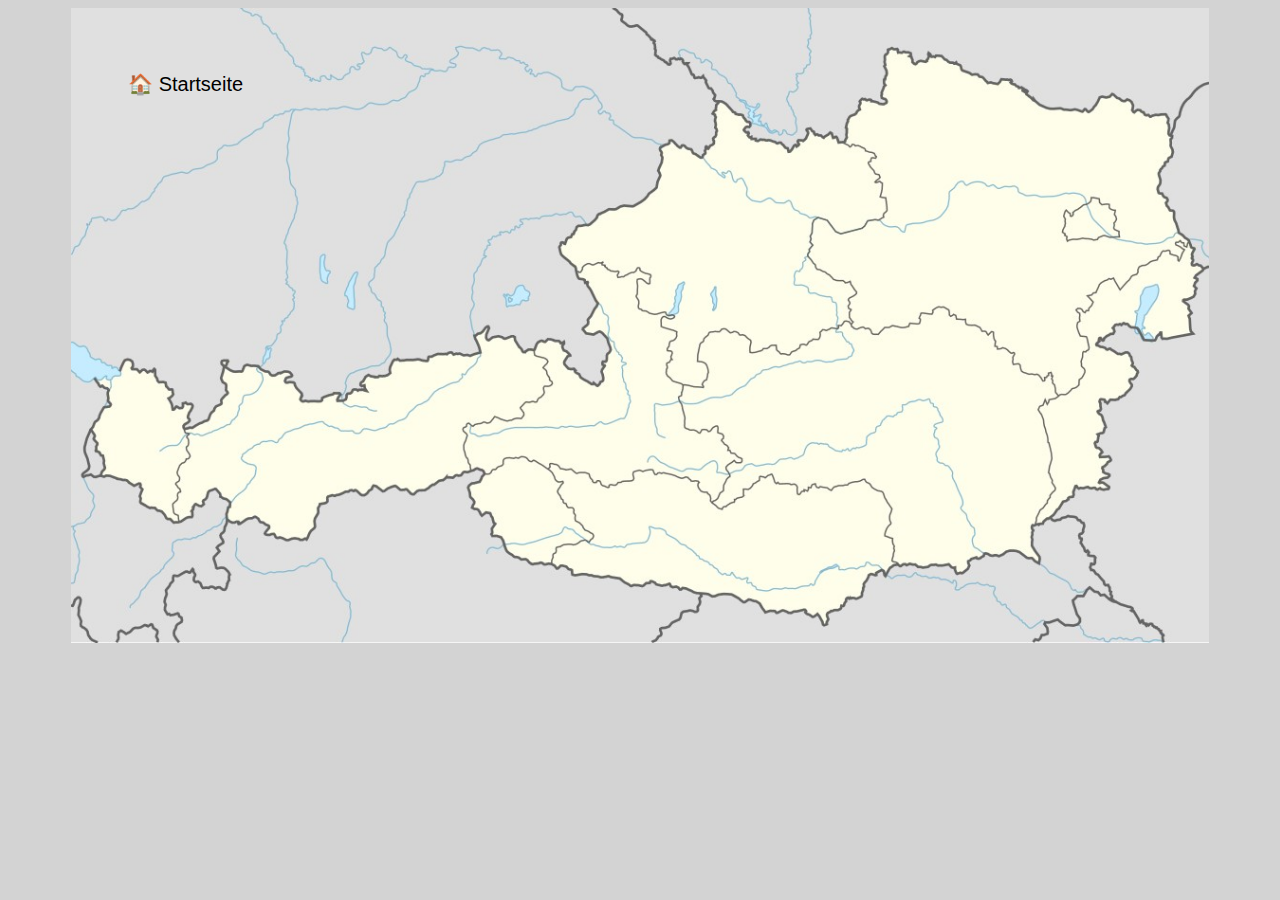
<file: index.html>
<html>
    <head>
        <meta charset="utf-8"/>
        <link href="style.css" rel="stylesheet" />
        <title>Österreichische Spezialitäten</title>
    </head>
    <body>
    <div class="map-container" id="map">
        <div class="back_to_home">
            <a href="austria.html">&#127968; Startseite</a>
        </div>
        <img src="Österreich.jpg" alt="Landkarte" style="width: 100%; height: auto;">
        <svg class="map-overlay" xmlns="http://www.w3.org/2000/svg" viewBox="0 0 600 400">
            <!-- Region Vorarlberg -->
            <a href="Voralberg/voralberg.html">
                <polygon class="region" points="-34.5,240 -38.5,237.5 -40,238 -43,233 -42,234 -39,234 -36.5,232 -35,234.5 -33,234.5 -31.5,232 -27,231.5 -27,228 -24,221 -20,221.5 -19,224 -19.5,227 -17,227 -15,229 -12.5,227 -10,229.5 -5.5,227 -3.5,235 1.5,235.5 1.5,238 3,240 5.5,239.5 6,243.5 3,246 5,250 6,253 8,251 11.5,252 12.5,249 19,250 15.5,257 17,259.5 12.5,263 14,267 16,268 14.5,269.5 16,272 16,274 14,277 17,282 16.5,283 13,286 10,288 9,292 10,295 10,298 8,300 10.5,303 10.5,304.5 9,305 9,310 6,312 6.5,317.5 10,320 10,324 6,324 5,322 2,322 -1,317 -4,317 -5,315 -8,315 -14.5,311.5 -14.5,307 -13,303 -14.5,302 -14.5,299 -18,301 -24,297 -39.5,294 -37,290 -38,286 -38,282 -39.5,282 -41,280 -43,279 -42,274 -44,271 -43,270 -46,266 -43.5,261 -41.5,260 -37.5,251 -34,251 -33,249.5 -34.5,248" />
            </a>

            <!-- Region Oberösterreich-->
            <a href="Oberösterreich/oberoesterreich.html">
                <polygon class="region" points="325,237 320,235 316,231 317,224 318,223 319.5,221 320.2,216.3 317,216 318.5,213 319,210 321,209 323,207 323,204.5 313,201 313,196 314.5,194 317,195 321,196 322,194 316,194 316,192 309,193 302,191 299,189 299,185 297,181 298,180 298,170.5 300.5,170 305,173.5 306,173 306,171 307,169 300,165.5 299.5,164 298,164 297,166.5 293,168 285.5,170 286,167 280,165 277.5,162 275,162.5 276,160.5 270.5,162 267,161 264,163 263,167 261,166.5 249,154.5 249,150 249,149 250,147 253,148 254,145 256,145 258,142 261,137.5 268,137 272,132 273,130 276,129 279,127 284,127 288,125 296,125 301,122 303,120 305,117 310,113 312,105 311,102 314,95 311.5,88 318,85 318,83 321,83 325,88.5 327,86 331,89 332.5,89 332.5,91 339,94 341,88 347,85.5 346,82 348,80 347,67 345,66.5 348,64 348,61 350,58 353,59.5 361,67 365,67.5 367,71.5 369,72 369,75 367,75 365.5,77 368,78.5 368,81 373.5,83.5 376,82.5 389,85 394,91 397,86.5 400,87 399.5,83 404,83 406,79 405,76 407,75.5 410.5,79.5 415.5,81.5 420.5,78 421.5,82 423.5,81 425,85 428,85 432.5,87 434,85.5 438,86.5 442,89 442,90 448,91 449,94.5 446,94.4 445.5,96.5 444,97 448,104.5 450.5,105 451,106.5 448,109.5 450.5,109 452.5,110 452,115 451.5,119 455,119.5 455.5,128 453,129.5 454,131.5 451,133.5 443,134 441,138 426,142 424,141 418,134 411.5,132 409,135 408,143 407,147 409,149.5 406.5,152 407,153.5 405.5,155.5 410,161 411,164 418,167 422.5,171 428,171.5 429,173 432,172 436.5,180 431,183 432.5,185.5 431,188.5 433,190 431.5,194 434,198 433,199 429,197 427,200 425,200 425,202 420,202.5 417,203 415,202.5 413.5,204 413,208.5 409,208.5 405,212 401,212 399,215 394,218.5 388.5,218 386,215 386,212 375.5,216 369,217 370,210 366,206 363,206 361,204 359,204 357,205 354,202 352,202 350,204 344,204 340,210 337.5,211.5 336,222.5 339,223 342,224 343,229 342,234 339,236.5 340,239"></polygon>
            </a>

            <!-- Region Salzburg -->
            <a href="Salzburg/salzburg.html">
                <polygon class="region" points="349,309 350,305.5 352.5,304 352.5,300 354,297 356.5,294 354,289 359,285 359.5,286 364,286 364.5,284 361,282 360.5,280 358,280 355.5,277 355,279 356,276 355,275 352,272 352.5,270.5 352.5,268 349,267 349,263 347,263 344,266.5 342.5,265 339,265 338,268 334,265.5 328.5,265 329,258 326.5,250 324,245 326,244 327,237 320,235 316,231 317,224 318,223 319.5,221 320.2,216.3 317,216 318.5,213 319,210 321,209 323,207 323,204.5 313,201 313,196 314.5,194 317,195 321,196 322,194 316,194 316,192 309,193 302,191 299,189 299,185 297,181 298,180 298,170.5 300.5,170 305,173.5 306,173 306,171 307,169 300,165.5 299.5,164 298,164 297,166.5 293,168 285.5,170 286,167 280,165 277.5,162 275,162.5 276,160.5 270.5,162 267,161 264,163 263,167 259,165 261,170.5 265,171 265,173 267,173 267.5,176 274,186 267,196 267,199 263.5,202 266,205 271,206 275,204 279,207 280,210 282,215 279,218 279,222 276,222.5 278,225 275.5,229 277,234 275,235.5 273,238 271,236 270,237 259,229 259,228 255,227 252,223 255,219 256.5,218.5 254,216 252,215 252.5,210 250,211 250,210 248,210 243,208 240,210 236,210 233.5,215 233.5,218.5 241.5,221.5 242,222 239,226.3 241,228.6 241,230 243,232.5 244.5,237 239.5,238 239.7,242 234.5,248 228,248 224.5,252 227,255 225.5,258 221,258.5 216,260 208.7,257 206,260.5 205,261.5 202,260.5 195,263 192.2,261 188.3,265.5 191,269 189,277 191,283.5 192.5,287 193.2,291 197,290 200,290.5 202.5,293 205.5,293.5 207.5,290.5 209,290.5 211,288.5 213.5,288 214.5,283.5 224,283 227,282.5 231,286 233,285 242,290 243.5,288 243,286.5 248.8,288 250,290.5 253.5,290.8 256,290 260,293 264,292.5 268,293 268.5,295 270.5,299 272,299 273,298 275,298 276,301 280,302 281,300.5 284.5,300.5 286,299 292,298 296,297.2 295.7,292.2 300,291 302,292 304,291 308,291 309.5,294 312,293 318.5,293.2 326,296.5 329.5,295.5 332,298 337,298 336.5,301 338.5,304.5 342,305 343.5,306.5 345,311" />
            </a>

            <!-- Region Steiermark -->
            <a href="Steiermark/steiermark.html">
                <polygon class="region" points="349,309 350,305.5 352.5,304 352.5,300 354,297 356.5,294 354,289 359,285 359.5,286 364,286.2 364.5,284 361,282 360.5,280 358,280 355.5,277 355,279 356,276 355,275 352,272 352.5,270.5 352.5,268 349,267 349,263 347,263 344,266.5 342.5,265 339,265 338,268 334,265.5 328.5,265 329,258 326.5,250 324,245 326,244 327,237 340,238.5
                    340,240 339,236.5 342,234 343,229 342,224 339,223 336,222.5 337.5,211.5 340,210 344,204 350,204 352,202 354,202 357,205 359,204 361,204 363,206 366,206 370,210 369,217 375.5,216 386,212 386,215 388.5,218 394,218.5 399,215 401,212 405,212 409,208.5 413,208.5 413.5,204 415,202.5 417,203 420,202.5 425,202 425,200 427,200 429,197 433,199 434,200
                    433,200 435,201.5 436.5,202 440,200.5 442,201.8 444.5,201.5 446,205.5 450,205.5 454,201 457,201 459,200 465,201 469,200.5 470,198.3 475.5,199 476.5,197 476,195.5 477,192 484,192.5 484,190 488,188 491,188 494.5,190 495,194 497.5,193 498.5,193 499.5,195.7 505,196 505.5,199.2 511,199.5 514,201 515,203.5 517.5,203.2 519,205.5 522,204 523,208.3 524,209.5 523.5,211.8 525.4,214.5 529.5,214 534,217 536,217 534.5,221 535,224 539,224 540,228.5 545,230.5 550.5,230.2 554.2,235 558,229 563,244
                    563,245 558,246 556.5,249.5 555,246 554,250 551,251 551,253 553.5,257 559.5,284.5 558,287.5 557.5,292 559.5,299 561.5,302.5 558,307 557,310 550.5,318.5 549,325
                    549,325.5 547,325.5 547,340 552,346 551.5,350.5 546.5,347 544,347 538,342 531,342 527,345.5 520,345 517.5,343 514,347 512,346 507,348 507,353 503.5,356 499.5,356.5 498,353 496,353 494,351 490,351 483,350.5 481,352 475,352 474,351 470,350 461,351
                    462,350 459,348.5 460,340 459,334 454,332.5 455,328 458,325 457,320 459,316 454.7,310 453,305 447,303 445,300 442,298 441.5,297 434,299 430,300.5 422,301.5 420.5,304 416.5,302 411,302 410,300 409,300 407,302 405,304.5 403,303 399.5,307 398.5,300.5 385,299 383,293.5 379,296 375.5,295 375,297.5 372,299.5 368.5,303 365,303 365,308 361,309 359,311 351,315.5 345,311.5"
                />
            </a>

            <!--Region Niederösterreich-->
            <a href="Niederösterreich/niederösterreich.html">
                <polygon class="region" points="640,142 636.4,133 636.7,127.7 634.5,128 631,123 632,120 626,115 626,114 627.5,110 626.5,104 635,93 635,89 634,88 634,82 631,67 623.6,67.5 621.5,69 614,64 610,65 610,59 607,57 604.5,58.5 597,54 594.5,56.6 589.6,56 588,60 582.5,65.5 580,63.5 578.6,65 574,63.6 567,64 564,63 556,63 547,57 543,54 544,52 539,50 533.5,47 533.5,45 528,44.5 525.5,47.5 519,47 512,41.5 508.5,42
                    502,39 502,36 494,34 490,30 485,30.5 482,28 481,33 477,33 473,35.5 470,28 462.5,28 461.5,26 456,26 456,28 454,29.5 453.5,36.5 455.5,40 451.8,56 455,57.5 455.5,59 453,60.5 445,58 439,57.5 438,64 436.5,65 435.5,67 431.5,68.5 429.5,75.5 430.5,75.5 430,81
                    428,85 432.5,87 434,85.5 438,86.5 442,89 442,90 448,91 449,94.5 446,94.4 445.5,96.5 444,97 448,104.5 450.5,105 451,106.5 448,109.5 450.5,109 452.5,110 452,115 451.5,119 455,119.5 455.5,128 453,129.5 454,131.5 451,133.5 443,134 441,138 426,142 424,141 418,134 411.5,132 409,135 408,143 407,147 409,149.5 406.5,152 407,153.5 405.5,155.5 410,161 411,164 418,167 422.5,171 428,171.5 429,173 432,172 436.5,180 431,183 432.5,185.5 431,188.5 433,190 431.5,194 434,198 433,199
                    433,200 435,201.5 436.5,202 440,200.5 442,201.8 444.5,201.5 446,205.5 450,205.5 454,201 457,201 459,200 465,201 469,200.5 470,198.3 475.5,199 476.5,197 476,195.5 477,192 484,192.5 484,190 488,188 491,188 494.5,190 495,194 497.5,193 498.5,193 499.5,195.7 505,196 505.5,199.2 511,199.5 514,201 515,203.5 517.5,203.2 519,205.5 522,204 523,208.3 524,209.5 523.5,211.8 525.4,214.5 529.5,214 534,217 536,217 534.5,221 535,224 539,224 540,228.5 545,230.5 550.5,230.2 554.2,235 558.2,229 563,244
                    565,243 568,243 572,239.5 574.5,239 576.5,237 576.3,234.5 578.5,232.5 580,228 577.5,224.5 579,216.5 582.5,215 581,207 577,206.5 575.2,202 575,198.5 577,197 577,192 575,191 575,189.5 577.5,189 580,191.4 582,190 585,185 581.5,181 587,179 589.5,173 594,171 598,170 602.3,177 609,170 609.5,168.6 613,167 614,162.6 618.8,162 621,159.5 625,159 627,157 629.2,153 633,152.6 634,155 638.6,156.4 639.5,159.5 642.5,152 637,149 637,148 639.5,147 642,147.5 643,150 644,150.2 646,146"
                />
            </a>

            <!--Region Wien-->
            <a href="Wien/wien.html">
                <polygon class="region" points="568,135 566.5,131 568,127 571,130 571,131 572,131 573,128 579,124 583,123 584,119 589,119 590,123 595,123 596,127 600,127 599,130 600.5,133 599,135 599,139 602,140 602,145 589,144 587,147 578,145 568,147.5 568.5,144 567,143 567,142 566,141" />
            </a>

            <!-- Region Burgenland -->
            <a href="Burgenland/burgenland.html">
                <polygon class="region" points="647,151 649,151 648,162 650,161 653,161.7 654.5,165 649.5,169.5 651.5,170.5 649,174.7 650.3,176 649,181 646,182.8 642,184 646,187 645.5,189.5 648,191.5 645.5,193 646.5,202 649,205 629,208.5 627.5,204 624.5,209 617,209 613,201 609,201 607,199 599,199 598,200.5 599,203 598,205 596.5,205 593,207 591,209 590,207.5
                 587,212 594.5,214.5 596.5,214 601,217.5 603,218 607,216 609,219 610.5,223.5 609,225 613.5,228 611.5,233 608,234 610,237 605.5,243 601,246 596,246 594,248.5 592.5,246.5
                 589.5,246 590,253 587.8,254 590.5,256 593,263.5 592,267 588,268 588,272.5 586.5,273 587,276 589,276.5 591,279 589,282 595.5,282 596.5,284 591,289 591.5,291.5 596,293.8 594,295.5 590,296 589.5,298 593.9,299.9
                 595,302.7 576,302 574,301 572.6,307 570,307.5 569.5,309.5 566.5,310.5 559,320 556,321 553,324.5
                 549,325 550.5,318.5 557,310 558,307 561.5,302.5 559.5,299 557.5,292 558,287.5 559.5,284.5 553.5,257 551,253 551,251 554,250 555,246 556.5,249.5 558,246 563,245
                 565,243 568,243 572,239.5 574.5,239 576.5,237 576.3,234.5 578.5,232.5 580,228 577.5,224.5 579,216.5 582.5,215 581,207 577,206.5 575.2,202 575,198.5 577,197 577,192 575,191 575,189.5 577.5,189 580,191.4 582,190 585,185 581.5,181 587,179 589.5,173 594,171 598,170 602.3,177 609,170 609.5,168.6 613,167 614,162.6 618.8,162 621,159.5 625,159 627,157 629.2,153 633,152.6 634,155 638.6,156.4 639.5,159.5 642.5,152 637,149 637,148 639.5,147 642,147.5 643,150 644,150.2 646,146
                "/>
            </a>

            <!-- Region Kärnten -->
            <a href="Kärnten/kaernten.html">
                <polygon class="region" points="462,350 457.5,352 454.5,357.5 453,353.5 448.5,355.5 448.5,357 444.5,356.5 443,359.5 441,361.5 439.5,370 437,371.5 430.2,371 428,376 425,379 419,380 417.5,381.5 418.5,384.5 417.5,388 416,388.5 412,381 409,383.5 404,380.5 404,378.5 394.5,381 390,379 386,381 385,379.5 381,379.5 379,380.5 374.5,374 368,372 365.5,374 359,369.3 351,368.7 345.5,370.5 342.5,368.5 335,368 329,365.5 327,365 325.3,366.2 323,364 319.5,364 318.5,362 315,363.5 311,363 307,360.5 306,362 304,361.7 301.5,364 296,363 294.5,364 286,358.5 279.5,357.5 276.5,358.5 265,356.3 257,357 257,354 253,351 250.5,350.5 248,353
                244.5,350 245,344 247.2,343.2 247.5,339.8 250,339.5 252,338 257,338 260,337.8 262,336 265.5,335.2 268,336.5 270.5,333 270,331 265,328.5 264,326 259.5,323 258,315 254.5,314.5 251,310 248,304 252,298.3 247,298 245.5,293.5 242.5,290.5 243.5,288
                243,286.5 248.8,288 250,290.5 253.5,290.8 256,290 260,293 264,292.5 268,293 268.5,295 270.5,299 272,299 273,298 275,298 276,301 280,302 281,300.5 284.5,300.5 286,299 292,298 296,297.2 295.7,292.2 300,291 302,292 304,291 308,291 309.5,294 312,293 318.5,293.2 326,296.5 329.5,295.5 332,298 337,298 336.5,301 338.5,304.5 342,305 343.5,306.5 345,311.5 351,315.5 359,311 361,309 365,308 365,303 368.5,303 372,299.5 375,297.5 375.5,295 379,296 383,293.5 385,299 398.5,300.5 399.5,307 403,303 405,304.5 407,302 409,300 410,300 411,302 416.5,302 420.5,304 422,301.5 430,300.5 434,299 441.5,297 442,298 445,300 447,303 453,305 454.7,310 459,316 457,320 458,325 455,328 454,332.5 459,334 460,340 459,348.5"/>
            </a>

            <!-- Region Tirol -->
            <a href="Tirol/tirol.html">
                <polygon class="region" points="193.5,291 192.5,287 191,283.5 189,277 191,269 188.3,265.5 192.2,261 195,263 202,260.5 205,261.5 206,260.5 208.7,257 216,260 221,258.5 225.5,258 227,255 224.5,252 228,248 234.5,248 239.7,242 239.5,238 244.5,237 243,232.5 241,230 241,228.6 239,226.3 242,222 238,219.7 234,219 233.5,215
                229.5,215 226.8,217 222,210 220.2,206.5 214.5,208 212.5,207 207.4,207 204.5,209.3 203,207.5 205,201 204,200.5 200,204.8 198,205 195.5,206.5 200,217 193,219 184.5,217.5 182.5,218.5 181,216.8 178.5,218 173,218 167.5,219.5 166,222.5 160,221 149,222 148,221 145,222 143,226 142.5,230 140,232 136,231.5 135,232.5 129,231.2 123.5,237.5 126.5,237.5 127,240.5 120,240 118.5,242.5 116,243 115,247 109.5,247 111,242.5 107.5,242.5 100.5,245.5 99.5,247.5 87,247.5 86,246 87.5,243.5 84,240 82,236 77,236 76.5,233.5 81,232 80.2,229.5 75,229.5 70,231 68,231.5 66.5,229 62.5,228.5 59.5,225.5 51.5,225 49.5,229 44,229 38.2,226 36.5,223 38,222 40,223 38,225.9 36.2,234 39.5,237 39,241 40.5,242.5 36,247 36.5,249.5 33,251 31.5,254 30,255 28,259.5 22,262 18,264.5 16,264.2
                13,265 14,267 16,268 14.5,269.5 16,272 16,274 14,277 17,282 16.5,283 13,286 10,288 9,292 10,295 10,298 8,300 10.5,303 10.5,304.5 9,305 9,310 6,312 6.5,317.5 10,320 10,324
                14.5,321 18,321 18,315.5 19.8,312.2 23,314 25,312.8 25,310.5 27,309 28.5,304 33,303 36,306 36,308 39,309 42,311 42,314 40.5,314 40,321 41.5,323.5 44,324 46,323 47.5,325 53,321.5 55,321.5 58,320 61,324 62,324 67,326.7 64,331 67,331.6 69.5,331 71,334 74,333.5 78,335 81,334 90,335 92,330 95.5,327 95,322 97.5,318 97.2,316 98.5,312 102.5,311.5 103.2,307.8 109,307 114.5,304.5 121,303.5 124.5,307 127,307 132.5,300.5 138.5,304.5 141,302.5 146,301 149,303.5 153,303 156,306 157.5,306 159.8,303.5 165,303.5 169,300.5 170.5,300.5 173,297.5 176,297.5 178,295.5 182,296 183.2,294.5 187.5,294 189.5,291.5 192,292
                193.2,291 196,290.5 200,290.5 202.5,293 205.5,293.5 207.5,290.5 209,290.5 211,288.5 213.5,288 214.5,283.5 224,283 227,282.5 231,286 233,285
                242.5,290.5 245.5,293.5 247,298 252,298.3 248,304 251,310 254.5,314.5 258,315 259.5,323 264,326 265,328.5 270,331 270.5,333 268,336.5 265.5,335.2 262,336 260,337.8 257,338 252,338 250,339.5 247.5,339.8 247.2,343.2 245,344 244.5,350
                240,350.5 238,349 232,350.2 228,347 225,347 223,346 221,346 216,342
                213,333.5 207,332.5 206.6,328 209,325 205.5,318 202.5,318 200.5,320 198,315.5 194,315 196,310.5 193,308 193,305 192,302 193,300 199,298 200,296
                202,293 200,291 198,290" />
            </a>
        </svg>
    </div>
    </body>
</html>
</file>
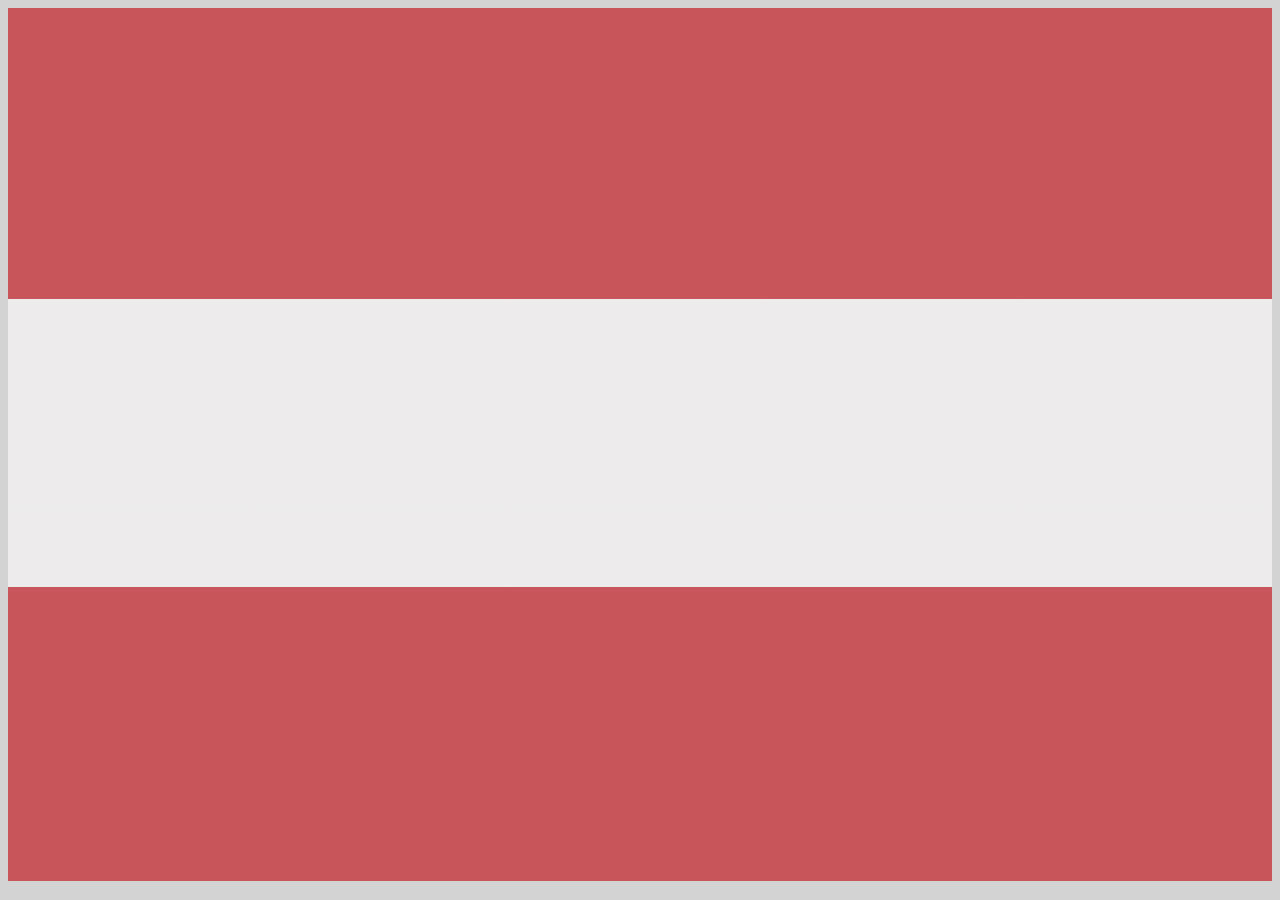
<file: austria.html>
<html>
<head>
    <meta charset="utf-8"/>
    <link href="style.css" rel="stylesheet" />
    <title>Österreichische Spezialitäten</title>
</head>
<body>
<div class="flag-container">
    <div class="flag"></div>
    <div class="text">
        <h1>Kulinarische Highlights von Österreich</h1>
        <p><a href="index.html" class="button">Zur Karte</a></p>
    </div>
</div>
</body>
</html>
</file>
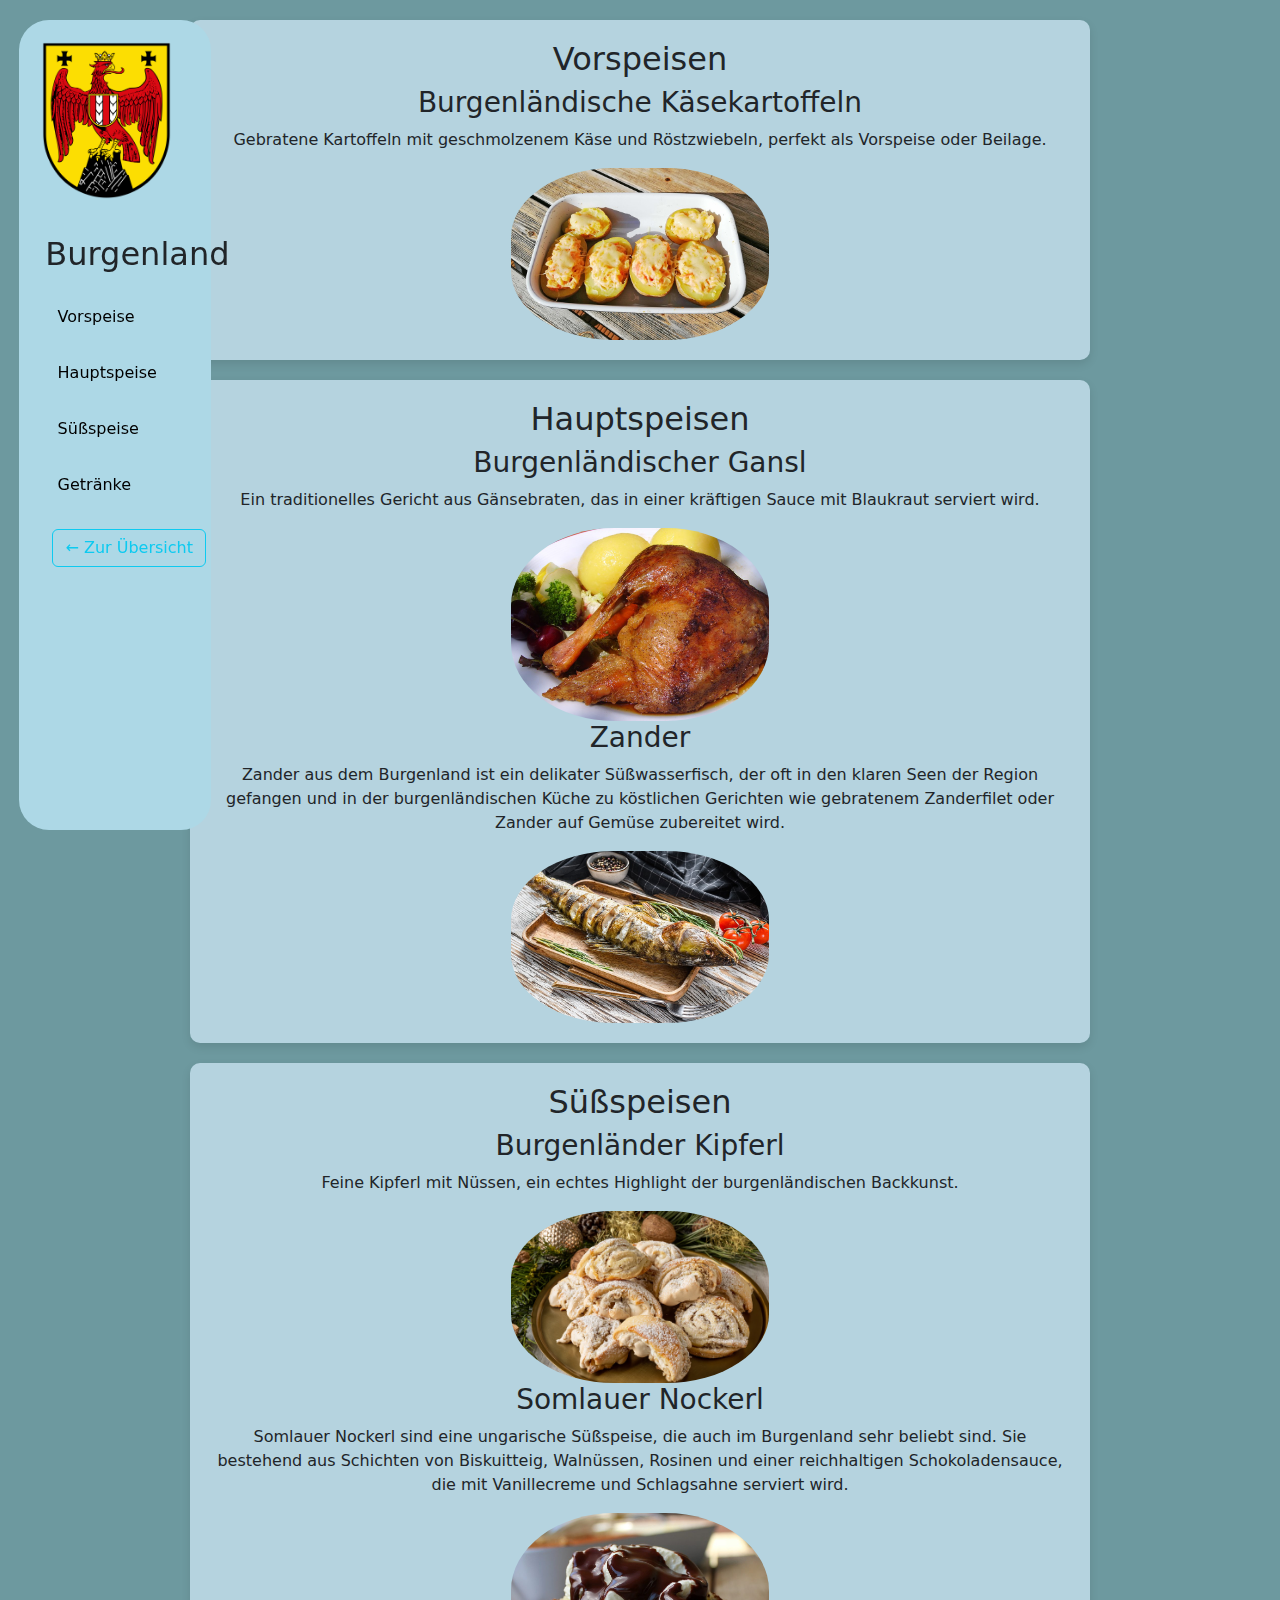
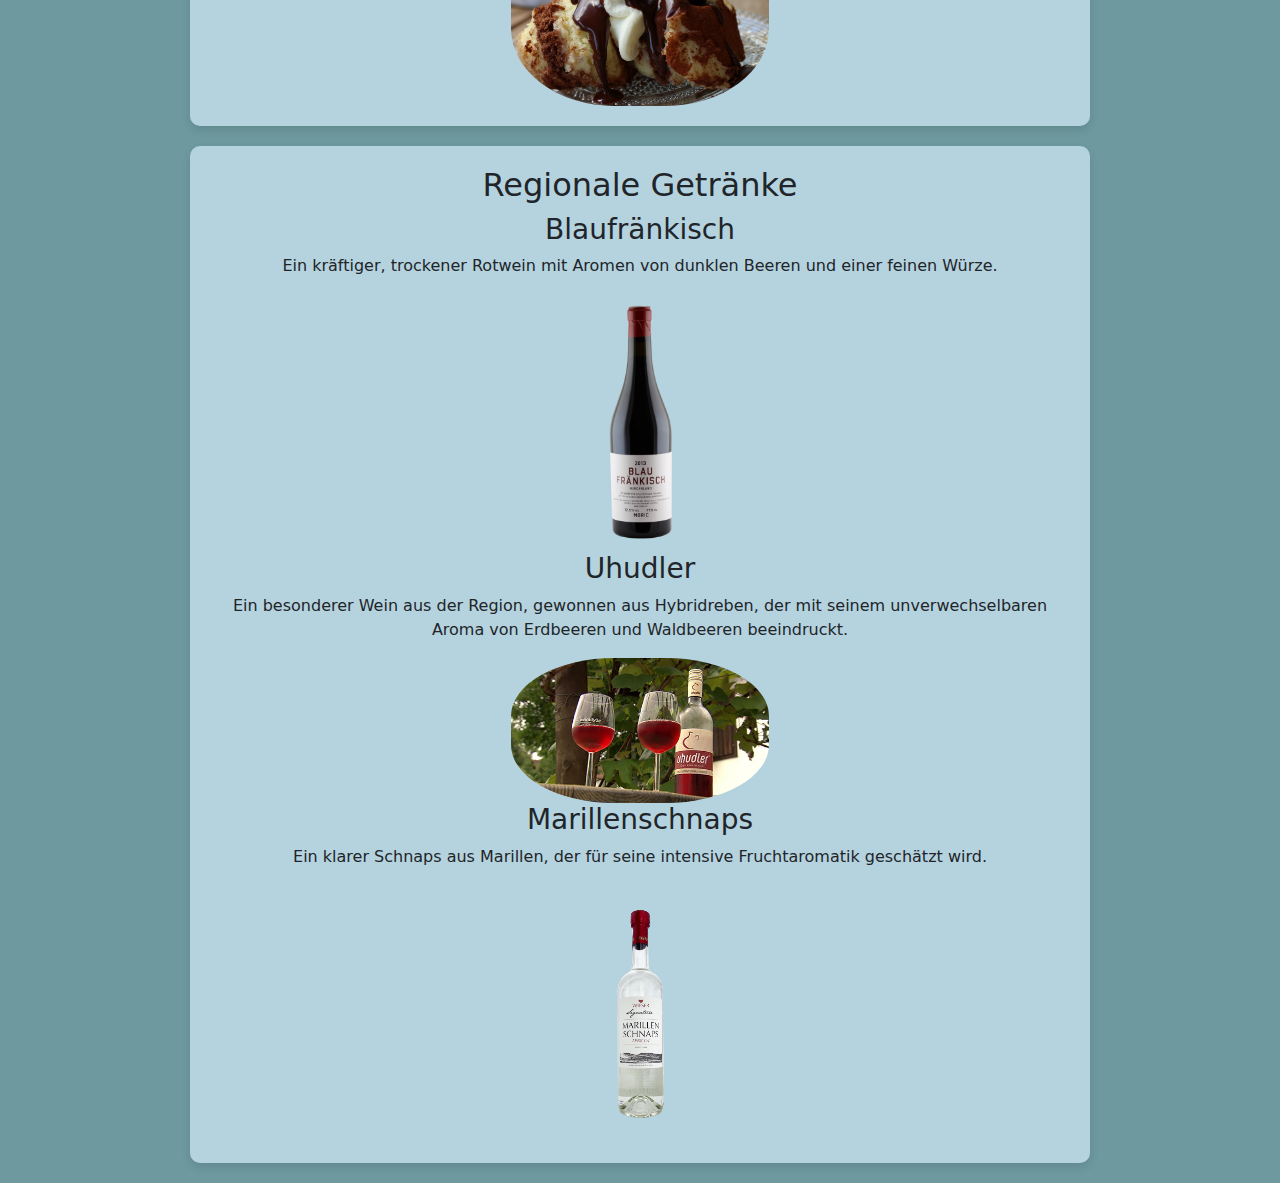
<file: Burgenland/burgenland.html>
<!DOCTYPE html>
<html lang="de">
<head>
    <meta charset="UTF-8">
    <title>Burgenland</title>
    <link type="text/css" href="../bundesland.css" rel="stylesheet" />
    <link href="https://cdn.jsdelivr.net/npm/bootstrap@5.3.0/dist/css/bootstrap.min.css" rel="stylesheet">
    <script src="https://cdn.jsdelivr.net/npm/bootstrap@5.3.0/dist/js/bootstrap.bundle.min.js"></script>
</head>
<body style="background: rgba(50,112,120,0.71);">
<nav>
    <img src="wappen.png" alt="Wappen">
    <h2 style="margin:11%;">Burgenland</h2>
    <p><a href="#vorspeise">Vorspeise</a></p>
    <p><a href="#hauptspeise">Hauptspeise</a></p>
    <p><a href="#suesspeise">Süßspeise</a></p>
    <p><a href="#extra">Getränke</a></p>
    <a href="../index.html"><button type="button" class="btn btn-outline-info">← Zur Übersicht</button></a>
</nav>
<section id="vorspeise">
    <h2>Vorspeisen</h2>
    <div>
        <h3>Burgenländische Käsekartoffeln</h3>
        <p>Gebratene Kartoffeln mit geschmolzenem Käse und Röstzwiebeln, perfekt als Vorspeise oder Beilage.</p>
        <img src="käsekartoffeln.jpg" alt="Burgenländische Käsekartoffeln">
    </div>
</section>
<section id="hauptspeise">
    <h2>Hauptspeisen</h2>
    <div>
        <h3>Burgenländischer Gansl</h3>
        <p>Ein traditionelles Gericht aus Gänsebraten, das in einer kräftigen Sauce mit Blaukraut serviert wird.</p>
        <img src="gansl.jpg" alt="Burgenländischer Gansl">
    </div>
    <div>
        <h3>Zander</h3>
        <p>Zander aus dem Burgenland ist ein delikater Süßwasserfisch, der oft in den klaren Seen der Region gefangen und in der burgenländischen Küche zu köstlichen Gerichten wie gebratenem Zanderfilet oder Zander auf Gemüse zubereitet wird.</p>
        <img src="zander.jpg" alt="Zander">
    </div>
</section>
<section id="suesspeise">
    <h2>Süßspeisen</h2>
    <div>
        <h3>Burgenländer Kipferl</h3>
        <p>Feine Kipferl mit Nüssen, ein echtes Highlight der burgenländischen Backkunst.</p>
        <img src="kipferl.webp" alt="Burgenländer Kipferl">
    </div>
    <div>
        <h3>Somlauer Nockerl</h3>
        <p>Somlauer Nockerl sind eine ungarische Süßspeise, die auch im Burgenland sehr beliebt sind. Sie bestehend aus Schichten von Biskuitteig, Walnüssen, Rosinen und einer reichhaltigen Schokoladensauce, die mit Vanillecreme und Schlagsahne serviert wird.</p>
        <img src="somloer_nockerl.jpg" alt="Somlauer Nockerl">
    </div>
</section>
<section id="extra">
    <h2>Regionale Getränke</h2>
    <div>
        <h3>Blaufränkisch</h3>
        <p>Ein kräftiger, trockener Rotwein mit Aromen von dunklen Beeren und einer feinen Würze.</p>
        <img src="blaufränkischer.jpg" alt="Blaufränkisch">
    </div>
    <div>
        <h3>Uhudler</h3>
        <p>Ein besonderer Wein aus der Region, gewonnen aus Hybridreben, der mit seinem unverwechselbaren Aroma von Erdbeeren und Waldbeeren beeindruckt.</p>
        <img src="uhudler.jpg" alt="Uhudler"> </div>
    <div>
        <h3>Marillenschnaps</h3>
        <p>Ein klarer Schnaps aus Marillen, der für seine intensive Fruchtaromatik geschätzt wird.</p>
        <img src="marille.webp" alt="Marillenschnaps">
    </div>
</section>
</body>
</html>
</file>
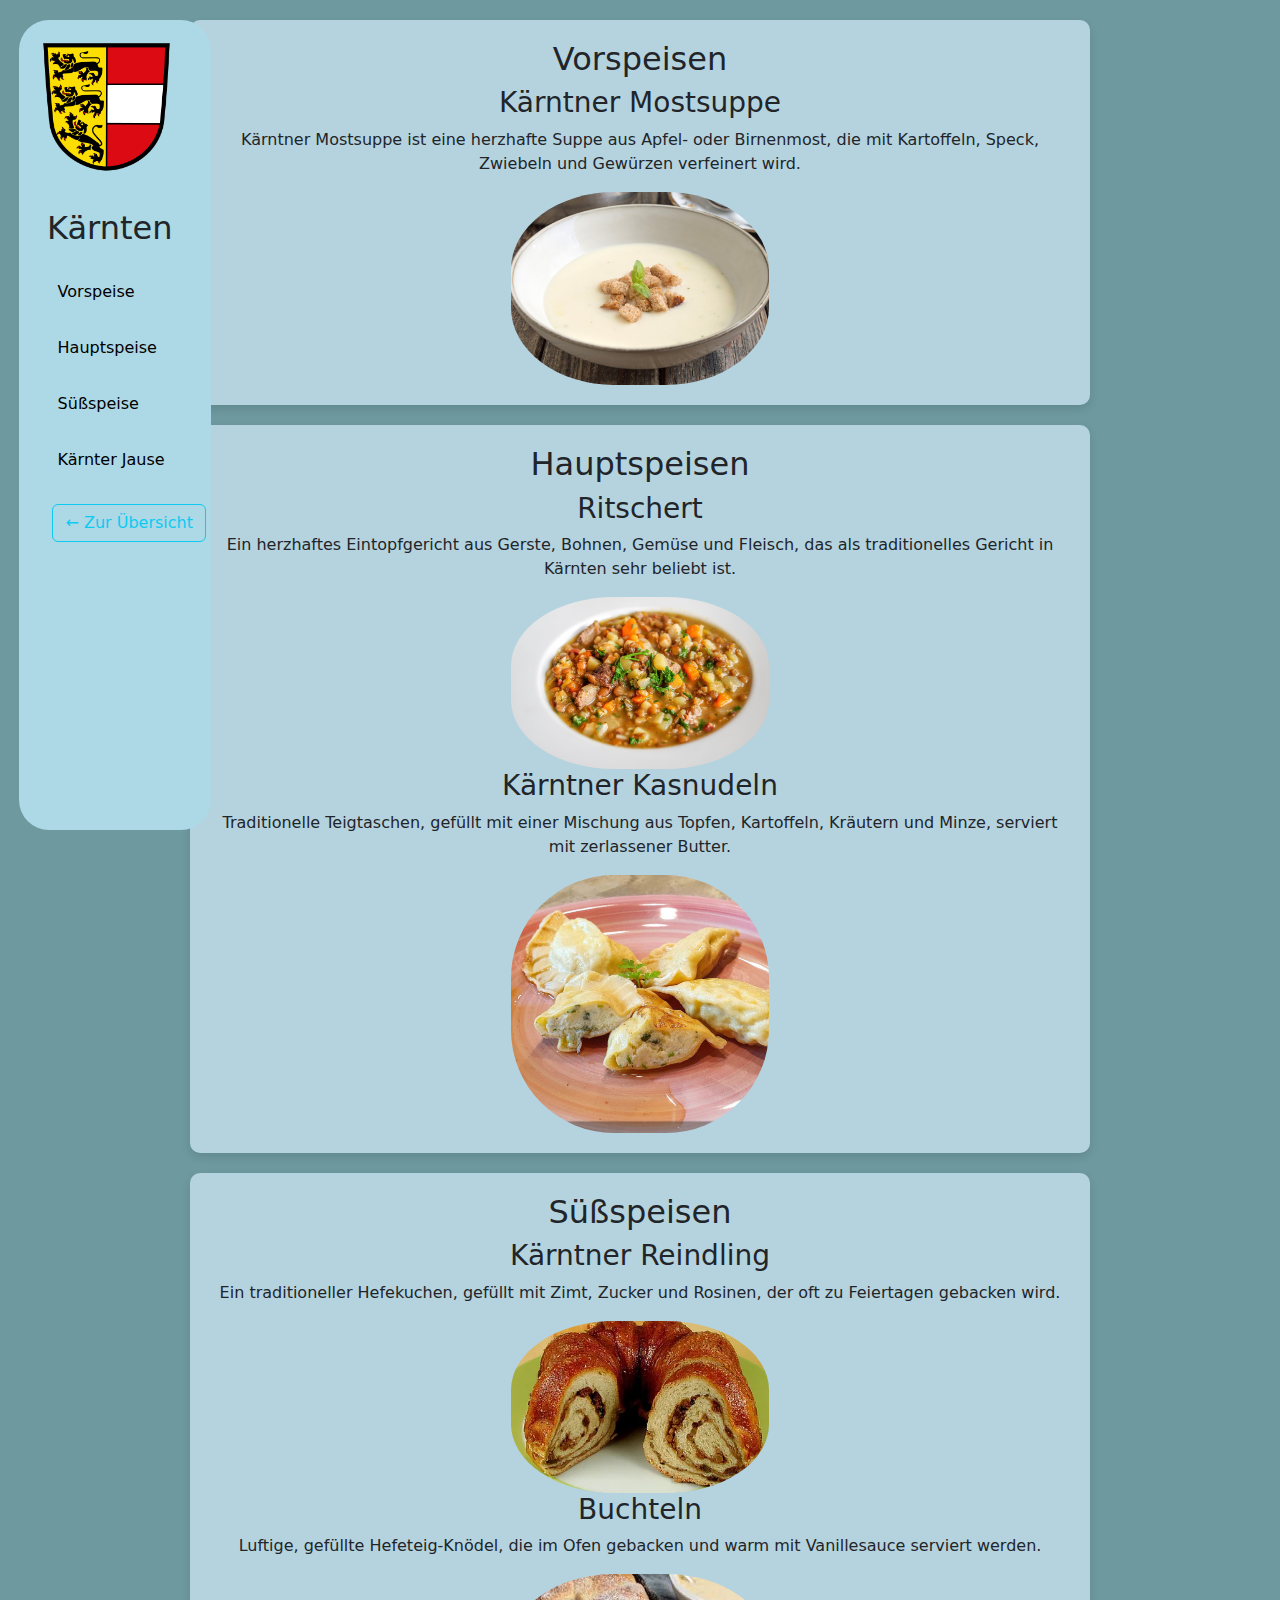
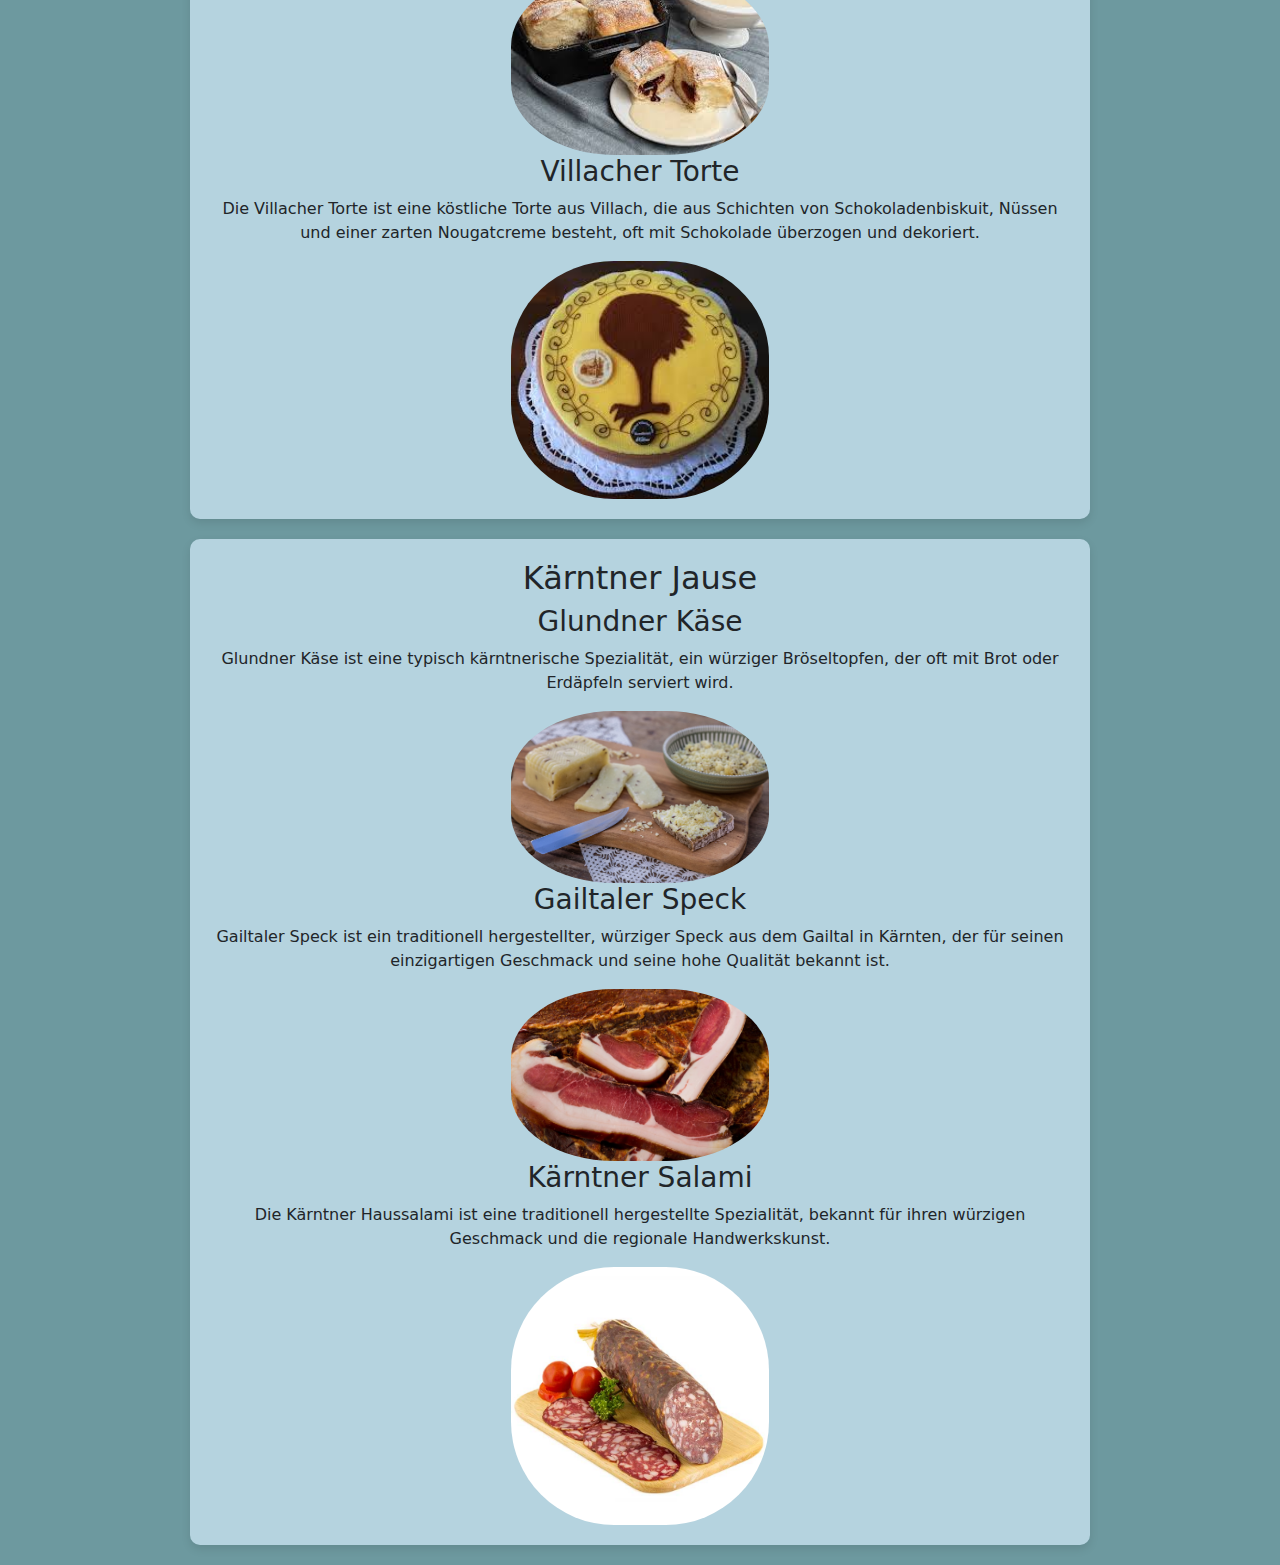
<file: Kärnten/kaernten.html>
<!DOCTYPE html>
<html lang="en">
<head>
    <meta charset="UTF-8">
    <title>Kärnten</title>
    <link rel="stylesheet" href="../bundesland.css">
    <link href="https://cdn.jsdelivr.net/npm/bootstrap@5.3.0/dist/css/bootstrap.min.css" rel="stylesheet">
    <script src="https://cdn.jsdelivr.net/npm/bootstrap@5.3.0/dist/js/bootstrap.bundle.min.js"></script></head>
<body style="background: rgba(50,112,120,0.71);">
<nav>
    <img src="wappen.png" alt="Wappen">
    <h2 style="margin:12%;">Kärnten</h2>
    <p><a href="#vorspeise">Vorspeise</a></p>
    <p><a href="#hauptspeise">Hauptspeise</a></p>
    <p><a href="#suesspeise">Süßspeise</a></p>
    <p><a href="#extra">Kärnter Jause</a></p>
    <a href="../index.html"><button type="button" class="btn btn-outline-info">← Zur Übersicht</button></a>
</nav>
<section id="vorspeise">
    <h2>Vorspeisen</h2>
    <div>
        <h3>Kärntner Mostsuppe</h3>
        <p>Kärntner Mostsuppe ist eine herzhafte Suppe aus Apfel- oder Birnenmost, die mit Kartoffeln, Speck, Zwiebeln und Gewürzen verfeinert wird.</p>
        <img src="mostsuppe.jpg" alt="Kärntner Mostsuppe">
    </div>
</section>
<section id="hauptspeise">
    <h2>Hauptspeisen</h2>
    <div>
        <h3>Ritschert</h3>
        <p>Ein herzhaftes Eintopfgericht aus Gerste, Bohnen, Gemüse und Fleisch, das als traditionelles Gericht in Kärnten sehr beliebt ist.</p>
        <img src="ritschert.avif" alt="Ritschert">
    </div>
    <div>
        <h3>Kärntner Kasnudeln</h3>
        <p>Traditionelle Teigtaschen, gefüllt mit einer Mischung aus Topfen, Kartoffeln, Kräutern und Minze, serviert mit zerlassener Butter.</p>
        <img src="kasnudeln.jpg" alt="Kärntner Kasnudeln">
    </div>
</section>
<section id="suesspeise">
    <h2>Süßspeisen</h2>
    <div>
        <h3>Kärntner Reindling</h3>
        <p>Ein traditioneller Hefekuchen, gefüllt mit Zimt, Zucker und Rosinen, der oft zu Feiertagen gebacken wird.</p>
        <img src="reindling.webp" alt="Kärntner Reindling">
    </div>
    <div>
        <h3>Buchteln</h3>
        <p>Luftige, gefüllte Hefeteig-Knödel, die im Ofen gebacken und warm mit Vanillesauce serviert werden.</p>
        <img src="buchteln.jpg" alt="Buchteln">
    </div>
    <div>
        <h3>Villacher Torte</h3>
        <p>Die Villacher Torte ist eine köstliche Torte aus Villach, die aus Schichten von Schokoladenbiskuit, Nüssen und einer zarten Nougatcreme besteht, oft mit Schokolade überzogen und dekoriert.</p>
        <img src="villacher_torte.jpg" alt="Villacher Torte">
    </div>
</section>
<section id="extra">
    <h2>Kärntner Jause</h2>
    <div>
        <h3>Glundner Käse</h3>
        <p>Glundner Käse ist eine typisch kärntnerische Spezialität, ein würziger Bröseltopfen, der oft mit Brot oder Erdäpfeln serviert wird.</p>
        <img src="glundner_kaese.jpg" alt="Glundner Käse">
    </div>
    <div>
        <h3>Gailtaler Speck</h3>
        <p>Gailtaler Speck ist ein traditionell hergestellter, würziger Speck aus dem Gailtal in Kärnten, der für seinen einzigartigen Geschmack und seine hohe Qualität bekannt ist.</p>
        <img src="speck.jpg" alt="Gailtaler Speck">
    </div>
    <div>
        <h3>Kärntner Salami</h3>
        <p>Die Kärntner Haussalami ist eine traditionell hergestellte Spezialität, bekannt für ihren würzigen Geschmack und die regionale Handwerkskunst.</p>
        <img src="haussalami.jpg" alt="Kärntner Salami">
    </div>
</section>
</body>
</html>
</file>
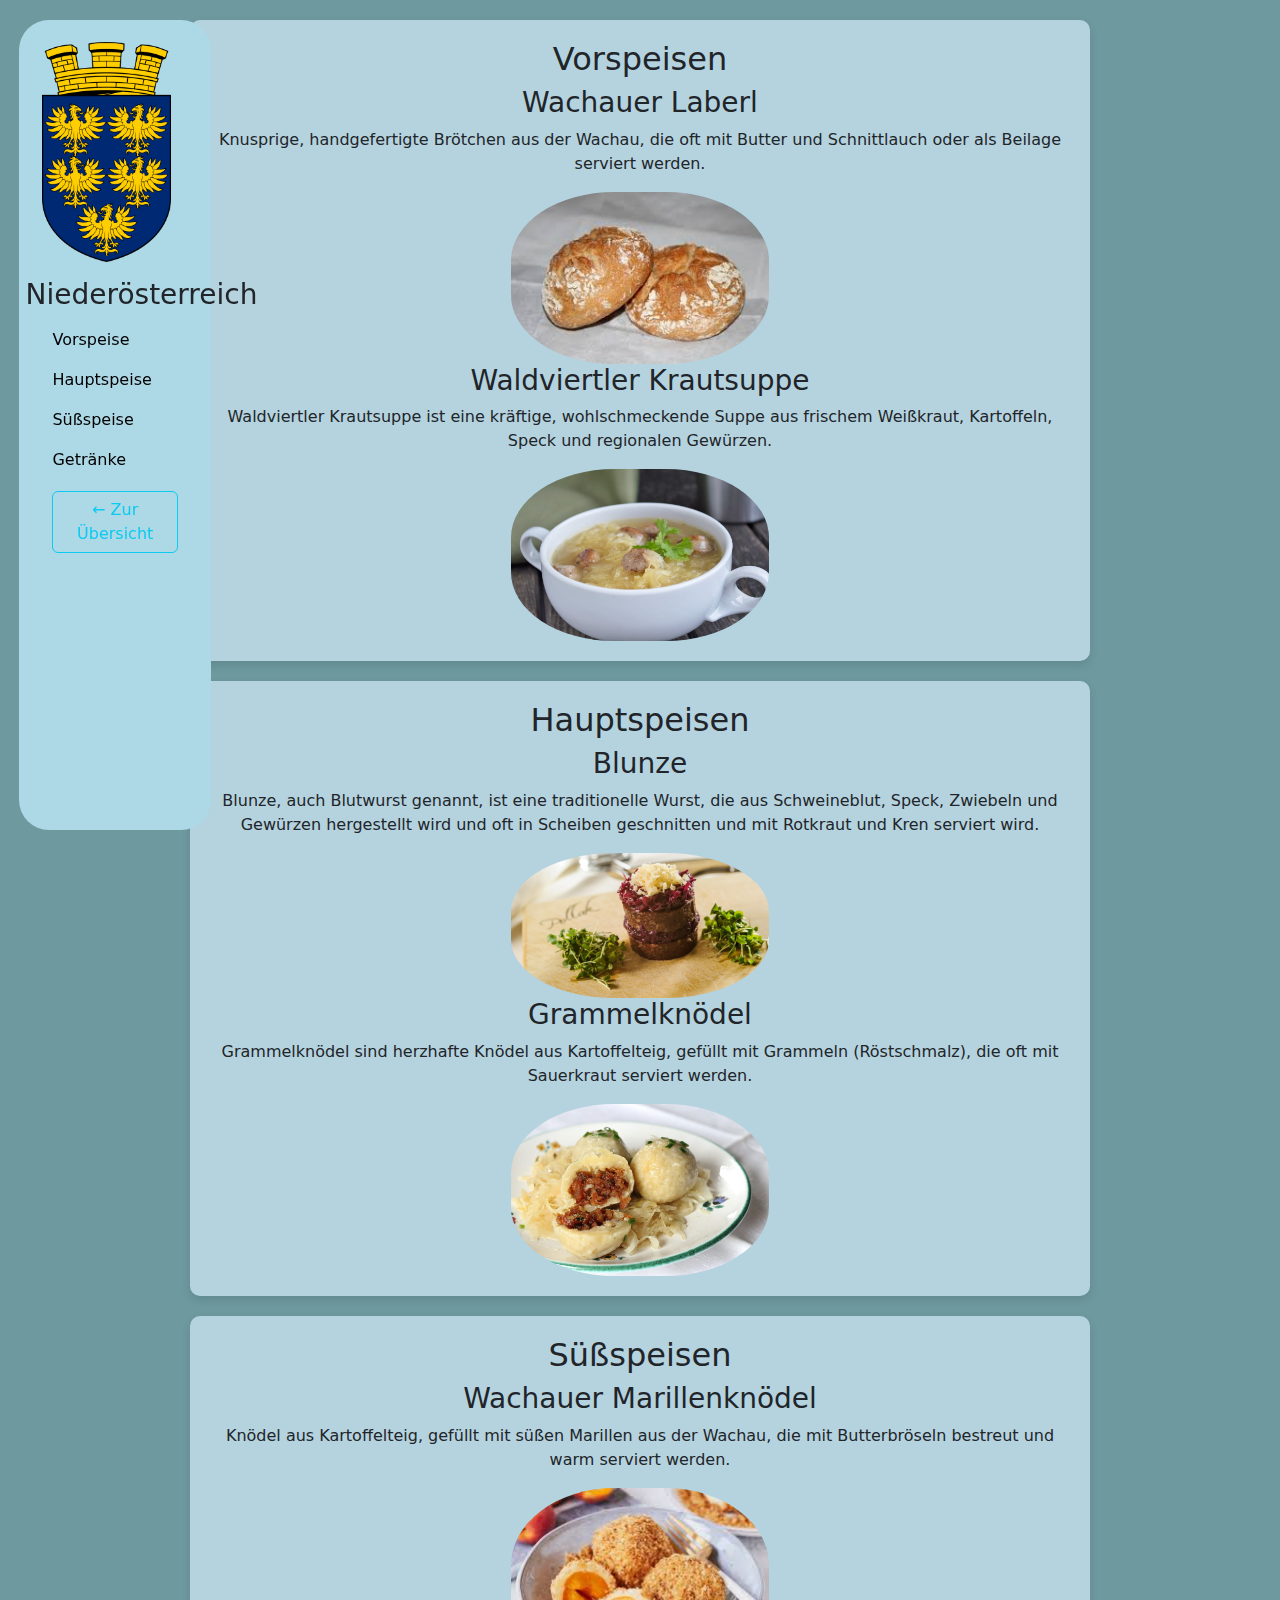
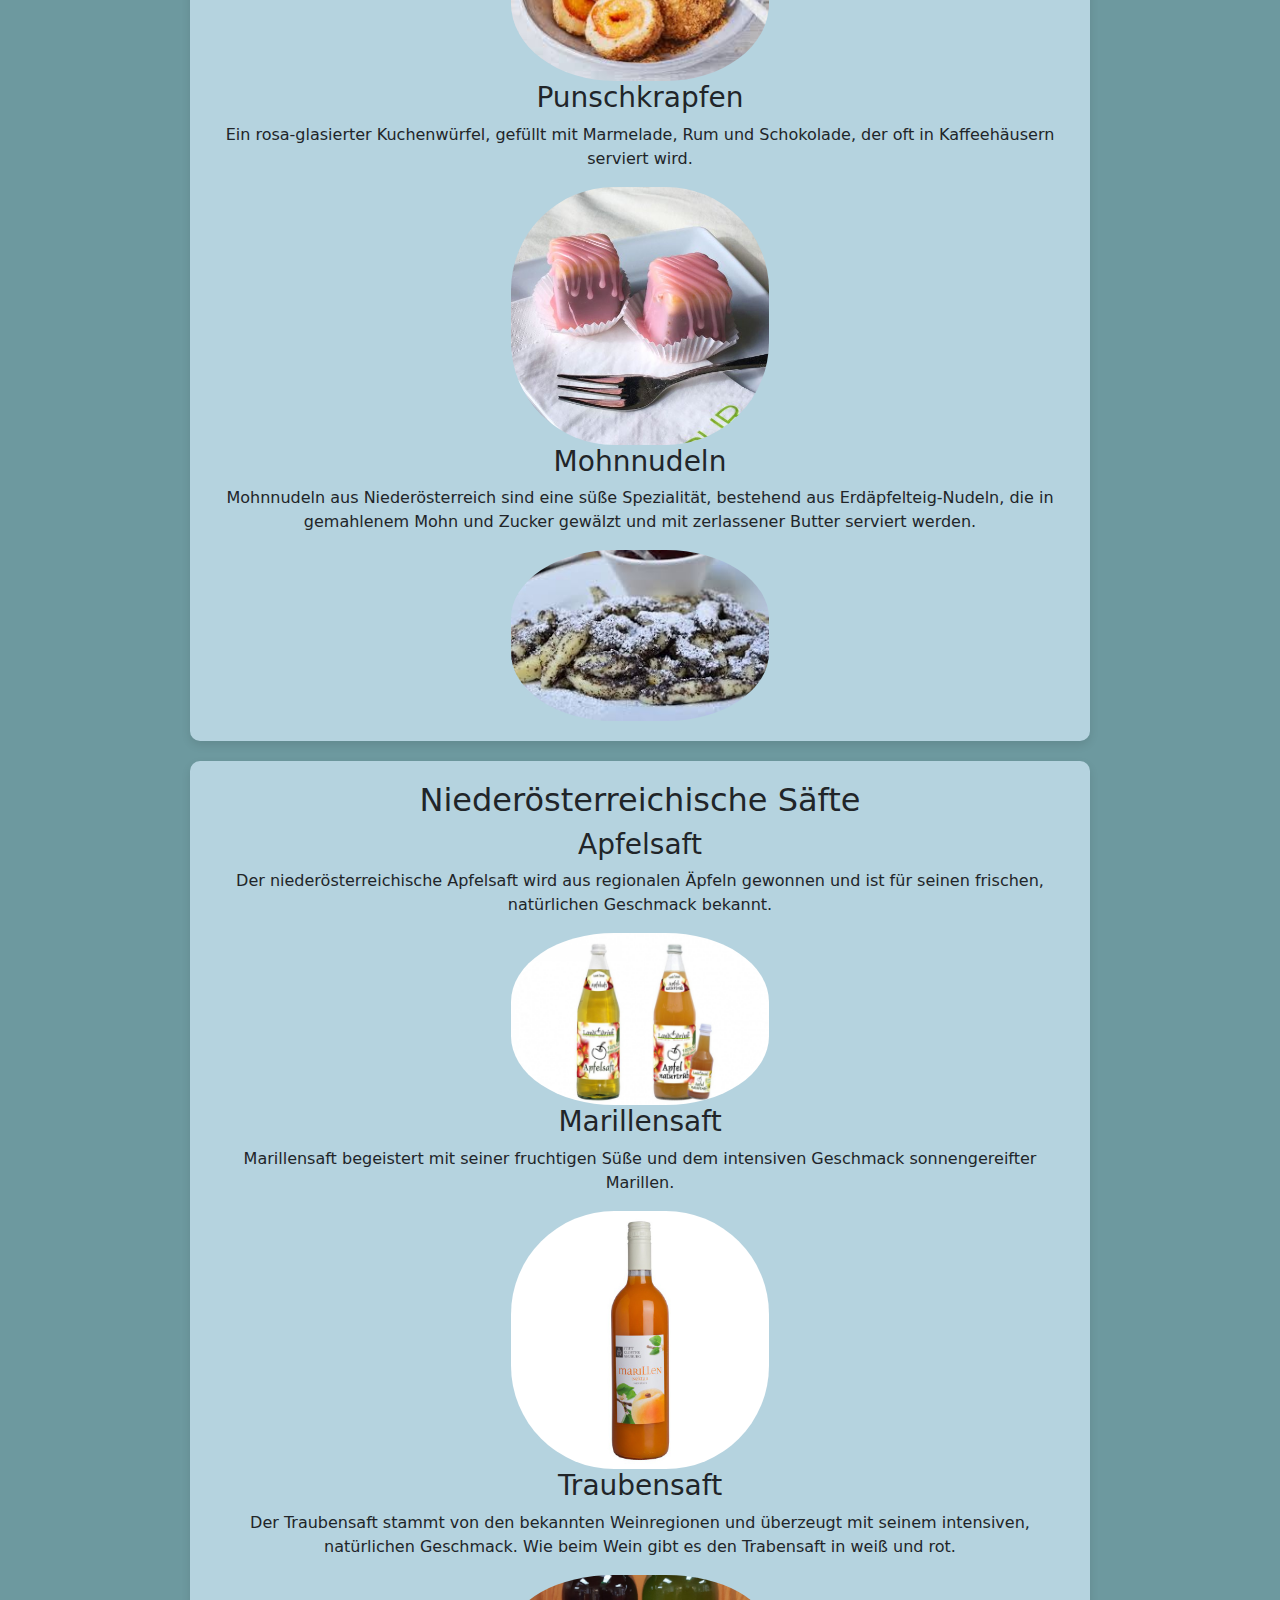
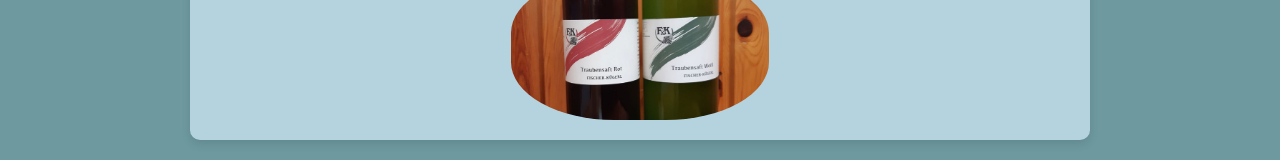
<file: Niederösterreich/niederösterreich.html>
<!DOCTYPE html>
<html lang="de">
<head>
    <meta charset="UTF-8">
    <title>Niederösterreich</title>
    <link type="text/css" href="../bundesland.css" rel="stylesheet" />
    <link href="https://cdn.jsdelivr.net/npm/bootstrap@5.3.0/dist/css/bootstrap.min.css" rel="stylesheet">
    <script src="https://cdn.jsdelivr.net/npm/bootstrap@5.3.0/dist/js/bootstrap.bundle.min.js"></script>
</head>
<body style="background: rgba(50,112,120,0.71);">
<nav>
    <img src="wappen.png" alt="Wappen">
    <h3>Niederösterreich</h3>
    <span><a href="#vorspeise">Vorspeise</a></span>
    <span><a href="#hauptspeise">Hauptspeise</a></span>
    <span><a href="#suesspeise">Süßspeise</a></span>
    <span><a href="#extra">Getränke</a></span>
    <a href="../index.html" style="display: block;margin-top: 1.2rem;">
        <button type="button" class="btn btn-outline-info">← Zur Übersicht</button>
    </a>
</nav>

<section id="vorspeise">
    <h2>Vorspeisen</h2>
    <div>
        <h3>Wachauer Laberl</h3>
        <p>Knusprige, handgefertigte Brötchen aus der Wachau, die oft mit Butter und Schnittlauch oder als Beilage serviert werden.</p>
        <img src="wachauer_laberl.jpg" alt="Wachauer Laberl">
    </div>
    <div>
        <h3>Waldviertler Krautsuppe</h3>
        <p>Waldviertler Krautsuppe ist eine kräftige, wohlschmeckende Suppe aus frischem Weißkraut, Kartoffeln, Speck und regionalen Gewürzen.</p>
        <img src="waldviertler-krautsuppe.jpg" alt="Krautsuppe">
    </div>
</section>
<section id="hauptspeise">
    <h2>Hauptspeisen</h2>
    <div>
        <h3>Blunze</h3>
        <p>Blunze, auch Blutwurst genannt, ist eine traditionelle Wurst, die aus Schweineblut, Speck, Zwiebeln und Gewürzen hergestellt wird und oft in Scheiben geschnitten und mit Rotkraut und Kren serviert wird.</p>
        <img src="blunze.jpg" alt="Blunze">
    </div>
    <div>
        <h3>Grammelknödel</h3>
        <p>Grammelknödel sind herzhafte Knödel aus Kartoffelteig, gefüllt mit Grammeln (Röstschmalz), die oft mit Sauerkraut serviert werden.</p>
        <img src="grammelknödel.jpg" alt="Grammelknödel">
    </div>
</section>
<section id="suesspeise">
    <h2>Süßspeisen</h2>
    <div>
        <h3>Wachauer Marillenknödel</h3>
        <p>Knödel aus Kartoffelteig, gefüllt mit süßen Marillen aus der Wachau, die mit Butterbröseln bestreut und warm serviert werden.</p>
        <img src="marillenknädel.jpg" alt="Wachauer Marillenknödel">
    </div>
    <div>
        <h3>Punschkrapfen</h3>
        <p>Ein rosa-glasierter Kuchenwürfel, gefüllt mit Marmelade, Rum und Schokolade, der oft in Kaffeehäusern serviert wird.</p>
        <img src="punschkrapfen.jpg" alt="Punschkrapfen">
    </div>
    <div>
        <h3>Mohnnudeln</h3>
        <p>Mohnnudeln aus Niederösterreich sind eine süße Spezialität, bestehend aus Erdäpfelteig-Nudeln, die in gemahlenem Mohn und Zucker gewälzt und mit zerlassener Butter serviert werden.</p>
        <img src="mohnnudeln.jpg" alt="Mohnnudeln">
    </div>
</section>
<section id="extra">
    <h2>Niederösterreichische Säfte</h2>
    <div>
        <h3>Apfelsaft</h3>
        <p>Der niederösterreichische Apfelsaft wird aus regionalen Äpfeln gewonnen und ist für seinen frischen, natürlichen Geschmack bekannt.</p>
        <img src="apfelsaft.jpg" alt="Apfelsaft">
    </div>
    <div>
        <h3>Marillensaft</h3>
        <p>Marillensaft begeistert mit seiner fruchtigen Süße und dem intensiven Geschmack sonnengereifter Marillen.</p>
        <img src="marillennektar.jpg" alt="Marillensaft">
    </div>
    <div>
        <h3>Traubensaft</h3>
        <p>Der Traubensaft stammt von den bekannten Weinregionen und überzeugt mit seinem intensiven, natürlichen Geschmack. Wie beim Wein gibt es den Trabensaft in weiß und rot.</p>
        <img src="traubensaft.jpg" alt="Traubensaft">
    </div>
</section>
</body>
</html>
</file>
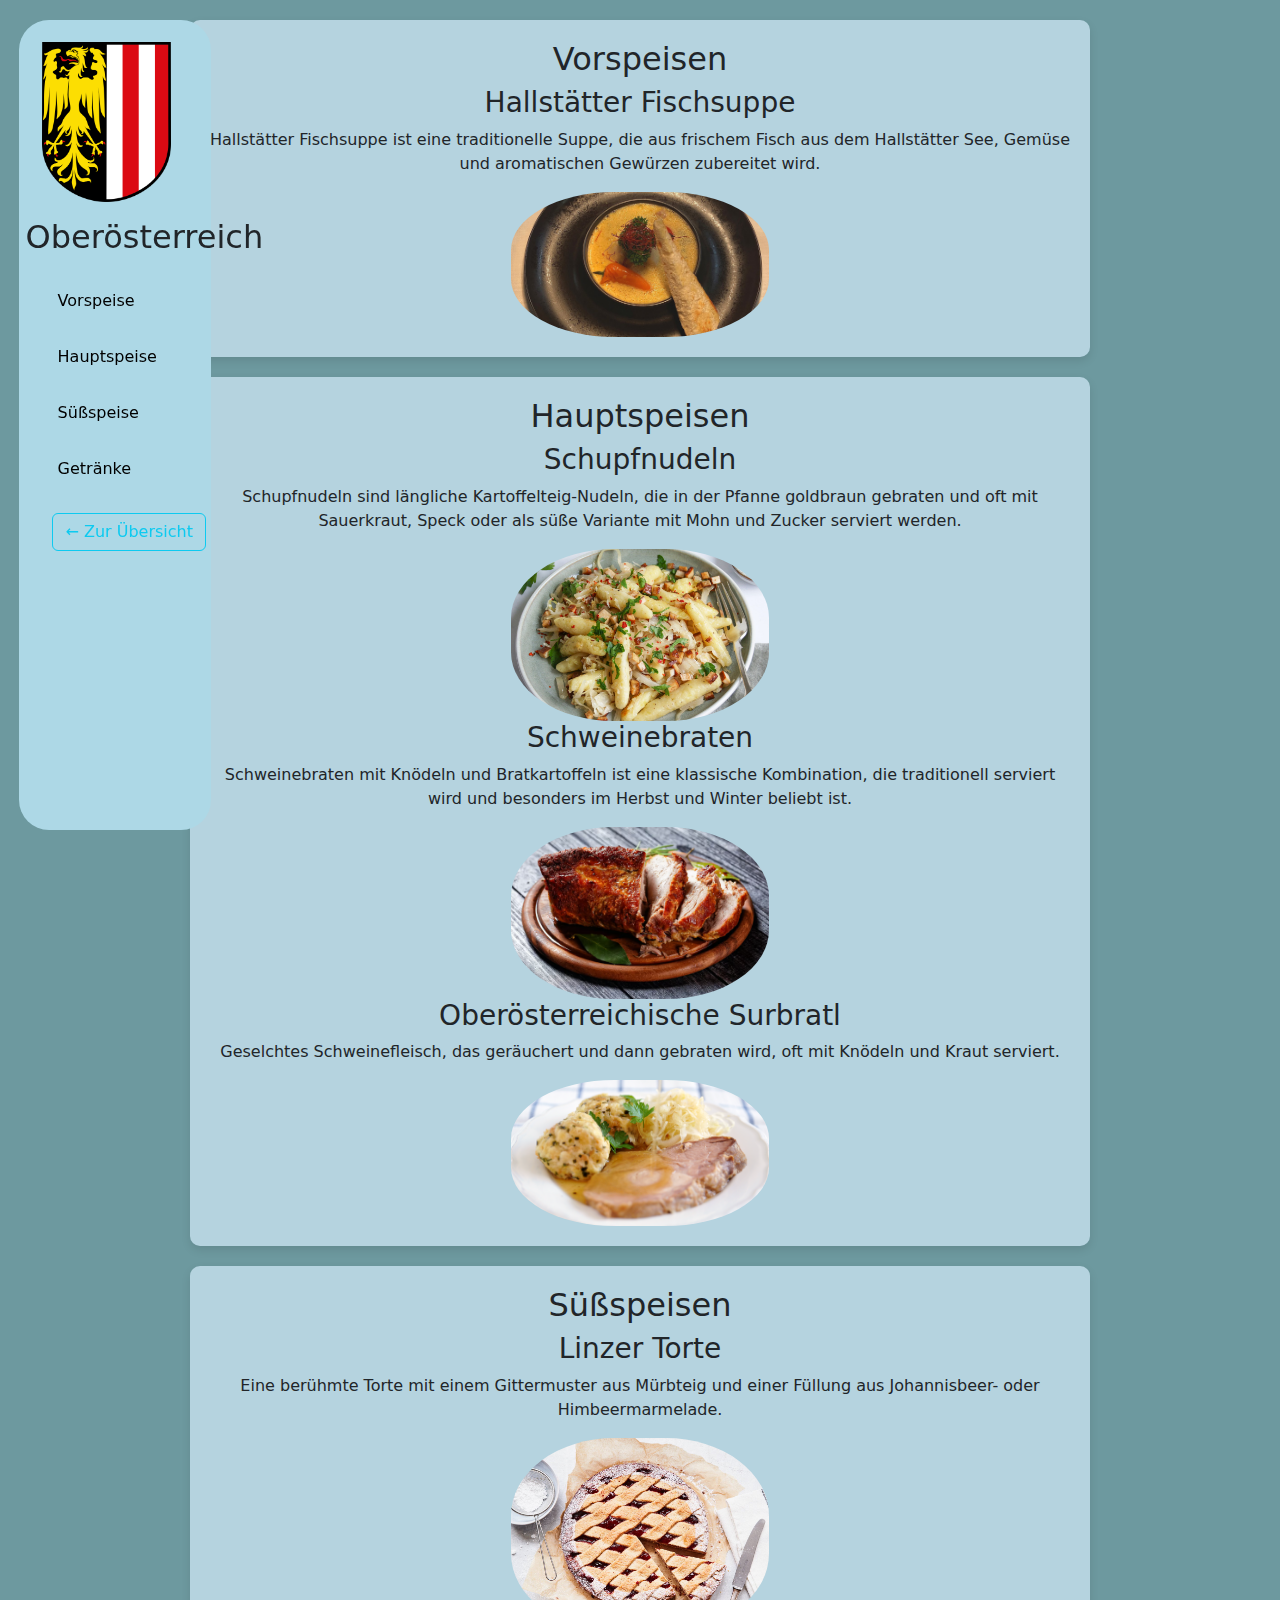
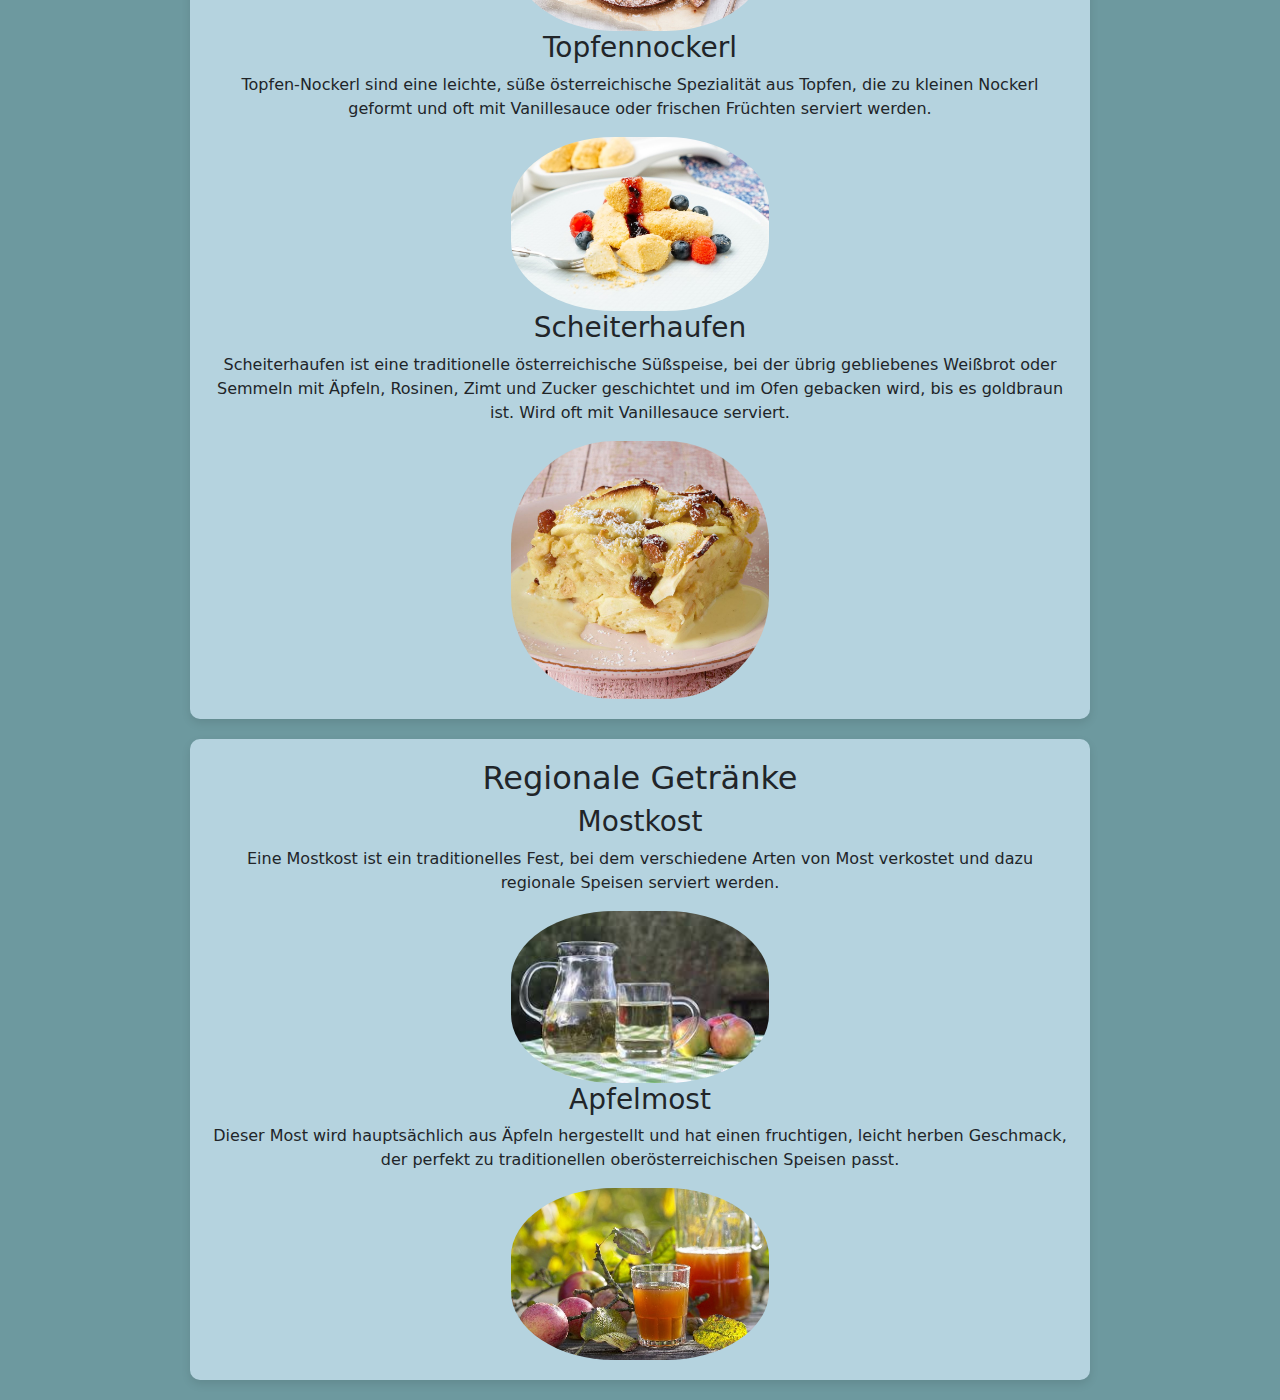
<file: Oberösterreich/oberoesterreich.html>
<!DOCTYPE html>
<html lang="de">
<head>
  <meta charset="UTF-8">
  <link href="../bundesland.css" rel="stylesheet"/>
  <meta name="viewport" content="width=device-width, initial-scale=1.0">
  <title>Oberösterreich</title>
  <link href="https://cdn.jsdelivr.net/npm/bootstrap@5.3.0/dist/css/bootstrap.min.css" rel="stylesheet">
  <script src="https://cdn.jsdelivr.net/npm/bootstrap@5.3.0/dist/js/bootstrap.bundle.min.js"></script>
</head>
<body style="background: rgba(50,112,120,0.71);">
<nav>
  <img src="wappen.png" alt="Wappen">
  <h2>Oberösterreich</h2>
  <p><a href="#vorspeise">Vorspeise</a></p>
  <p><a href="#hauptspeise">Hauptspeise</a></p>
  <p><a href="#suesspeise">Süßspeise</a></p>
  <p><a href="#extra">Getränke</a></p>
  <a href="../index.html"><button type="button" class="btn btn-outline-info">← Zur Übersicht</button></a>
</nav>
<section id="vorspeise">
  <h2>Vorspeisen</h2>
  <div>
    <h3>Hallstätter Fischsuppe</h3>
    <p>Hallstätter Fischsuppe ist eine traditionelle Suppe, die aus frischem Fisch aus dem Hallstätter See, Gemüse und aromatischen Gewürzen zubereitet wird.</p>
    <img src="fischsuppe.jpg" alt="Fischsuppe">
  </div>
</section>
<section id="hauptspeise">
  <h2>Hauptspeisen</h2>
  <div>
    <h3>Schupfnudeln</h3>
    <p>Schupfnudeln sind längliche Kartoffelteig-Nudeln, die in der Pfanne goldbraun gebraten und oft mit Sauerkraut, Speck oder als süße Variante mit Mohn und Zucker serviert werden.</p>
    <img src="schupfnudeln.jpg" alt="Schupfnudeln">
  </div>
  <div>
    <h3>Schweinebraten</h3>
    <p>Schweinebraten mit Knödeln und Bratkartoffeln ist eine klassische Kombination, die traditionell serviert wird und besonders im Herbst und Winter beliebt ist.</p>
    <img src="schweinebraten.avif" alt="Schweinebraten">
  </div>
  <div>
    <h3>Oberösterreichische Surbratl</h3>
    <p>Geselchtes Schweinefleisch, das geräuchert und dann gebraten wird, oft mit Knödeln und Kraut serviert.</p>
    <img src="surbraten.png" alt="Oberösterreichische Surbratl">
  </div>
</section>
<section id="suesspeise">
  <h2>Süßspeisen</h2>
  <div>
    <h3>Linzer Torte</h3>
    <p>Eine berühmte Torte mit einem Gittermuster aus Mürbteig und einer Füllung aus Johannisbeer- oder Himbeermarmelade.</p>
    <img src="linzer_torte.jpg" alt="Linzer Torte">
  </div>
  <div>
    <h3>Topfennockerl</h3>
    <p>Topfen-Nockerl sind eine leichte, süße österreichische Spezialität aus Topfen, die zu kleinen Nockerl geformt und oft mit Vanillesauce oder frischen Früchten serviert werden.</p>
    <img src="topfnenockerl.jpg" alt="Topfennockerl">
  </div>
  <div>
    <h3>Scheiterhaufen</h3>
    <p>Scheiterhaufen ist eine traditionelle österreichische Süßspeise, bei der übrig gebliebenes Weißbrot oder Semmeln mit Äpfeln, Rosinen, Zimt und Zucker geschichtet und im Ofen gebacken wird, bis es goldbraun ist. Wird oft mit Vanillesauce serviert.</p>
    <img src="scheiterhaufen.jpg" alt="Scheiterhaufen">
  </div>
</section>
<section id="extra">
  <h2>Regionale Getränke</h2>
  <div>
    <h3>Mostkost</h3>
    <p>Eine Mostkost ist ein traditionelles Fest, bei dem verschiedene Arten von Most verkostet und dazu regionale Speisen serviert werden.</p>
    <img src="most.jpg" alt="Oberösterreichischer Most">
  </div>
  <div>
    <h3>Apfelmost</h3>
    <p>Dieser Most wird hauptsächlich aus Äpfeln hergestellt und hat einen fruchtigen, leicht herben Geschmack, der perfekt zu traditionellen oberösterreichischen Speisen passt.</p>
    <img src="apfelmost.jpg" alt="Apfelmost">
  </div>
</section>
</body>
</html>
</file>
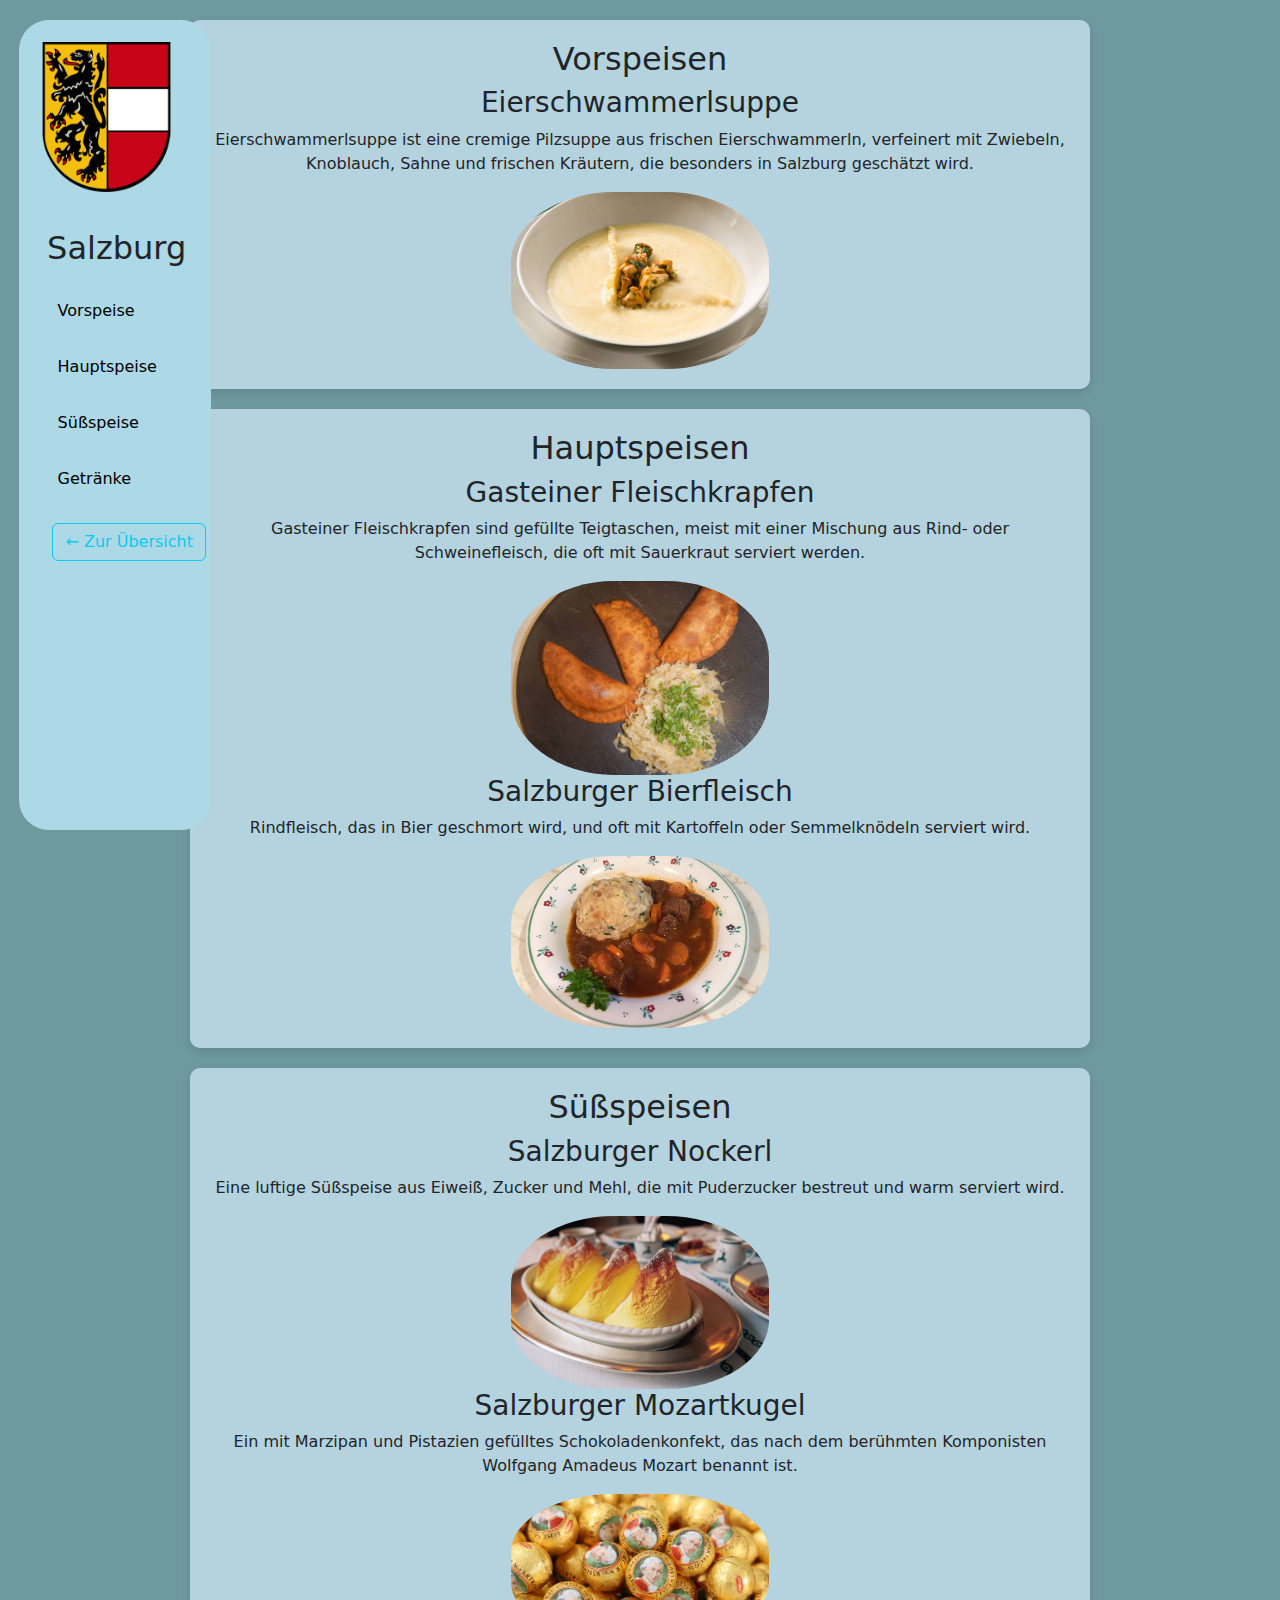
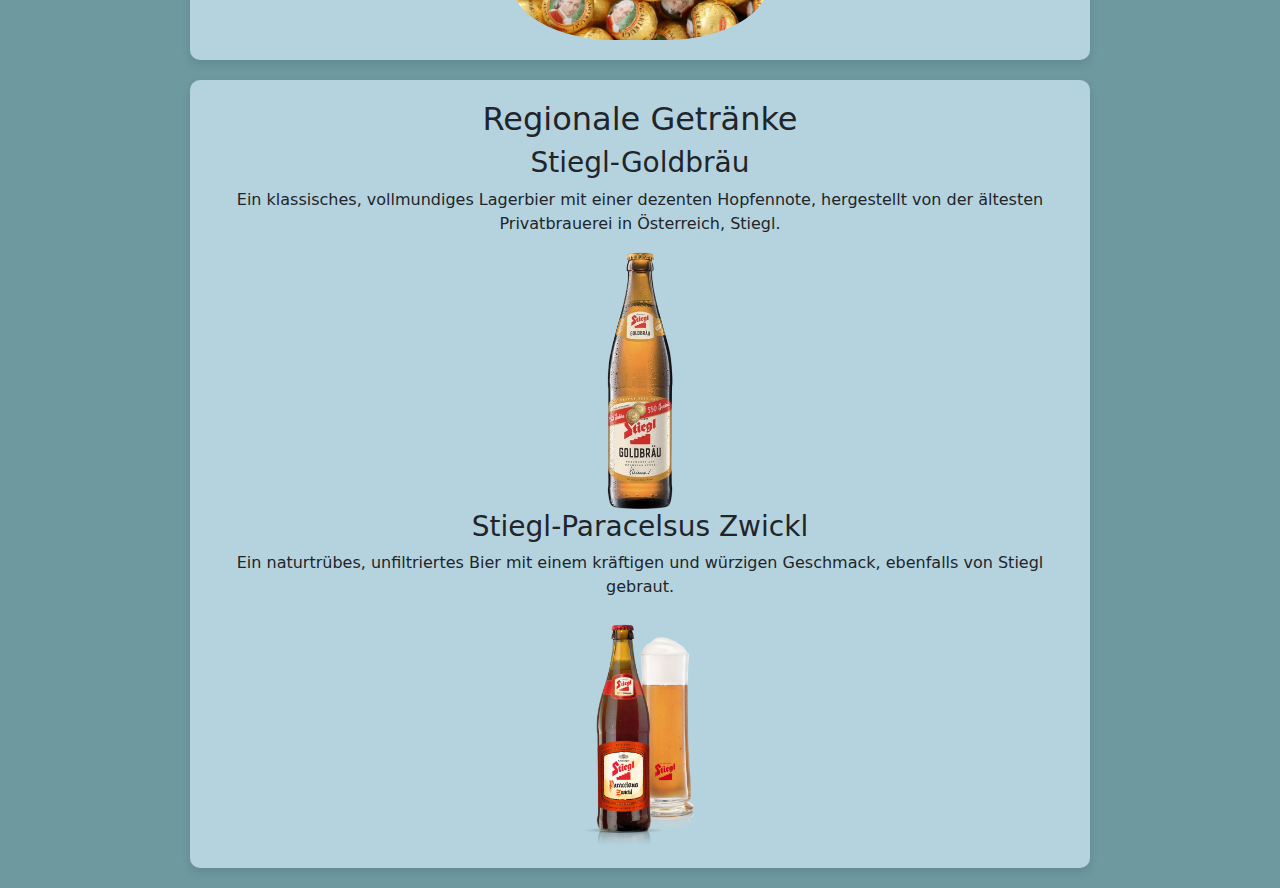
<file: Salzburg/salzburg.html>
<!DOCTYPE html>
<html lang="de">
<head>
    <meta charset="UTF-8">
    <link href="../bundesland.css" rel="stylesheet" />
    <meta name="viewport" content="width=device-width, initial-scale=1.0">
    <title>Salzburg</title>
    <link href="https://cdn.jsdelivr.net/npm/bootstrap@5.3.0/dist/css/bootstrap.min.css" rel="stylesheet">
    <script src="https://cdn.jsdelivr.net/npm/bootstrap@5.3.0/dist/js/bootstrap.bundle.min.js"></script>
</head>
<body style="background: rgba(50,112,120,0.71);">
<nav>
    <img src="wappen.png" alt="Wappen">
    <h2 style="margin: 12%;">Salzburg</h2>
    <p><a href="#vorspeise">Vorspeise</a></p>
    <p><a href="#hauptspeise">Hauptspeise</a></p>
    <p><a href="#suesspeise">Süßspeise</a></p>
    <p><a href="#extra">Getränke</a></p>
    <a href="../index.html"><button type="button" class="btn btn-outline-info">← Zur Übersicht</button></a>
</nav>
<section id="vorspeise">
    <h2>Vorspeisen</h2>
    <div>
        <h3>Eierschwammerlsuppe</h3>
        <p>Eierschwammerlsuppe ist eine cremige Pilzsuppe aus frischen Eierschwammerln, verfeinert mit Zwiebeln, Knoblauch, Sahne und frischen Kräutern, die besonders in Salzburg geschätzt wird.</p>
        <img src="eierschwammerlsuppe.jpg" alt="Eierschwammerlsuppe">
    </div>
</section>
<section id="hauptspeise">
    <h2>Hauptspeisen</h2>
    <div>
        <h3>Gasteiner Fleischkrapfen</h3>
        <p>Gasteiner Fleischkrapfen sind gefüllte Teigtaschen, meist mit einer Mischung aus Rind- oder Schweinefleisch, die oft mit Sauerkraut serviert werden.</p>
        <img src="gasteiner_fleischkrapfen.jpg" alt="Gasteiner Fleischkrapfen">
    </div>
    <div>
        <h3>Salzburger Bierfleisch</h3>
        <p>Rindfleisch, das in Bier geschmort wird, und oft mit Kartoffeln oder Semmelknödeln serviert wird.</p>
        <img src="salzburger_bierfleisch.jpg" alt="Bierfleisch">
    </div>
</section>
<section id="suesspeise">
    <h2>Süßspeisen</h2>
    <div>
        <h3>Salzburger Nockerl</h3>
        <p>Eine luftige Süßspeise aus Eiweiß, Zucker und Mehl, die mit Puderzucker bestreut und warm serviert wird.</p>
        <img src="salzburger_nockerln.jpg" alt="Salzburger Nockerl">
    </div>
    <div>
        <h3>Salzburger Mozartkugel</h3>
        <p>Ein mit Marzipan und Pistazien gefülltes Schokoladenkonfekt, das nach dem berühmten Komponisten Wolfgang Amadeus Mozart benannt ist.</p>
        <img src="mozartkugeln.jpg" alt="Salzburger Mozartkugel">
    </div>
</section>
<section id="extra">
    <h2>Regionale Getränke</h2>
    <div>
        <h3>Stiegl-Goldbräu</h3>
        <p>Ein klassisches, vollmundiges Lagerbier mit einer dezenten Hopfennote, hergestellt von der ältesten Privatbrauerei in Österreich, Stiegl.</p>
        <img src="goldbraeu.png" alt="Stiegl-Goldbräu">
    </div>
    <div>
        <h3>Stiegl-Paracelsus Zwickl</h3>
        <p>Ein naturtrübes, unfiltriertes Bier mit einem kräftigen und würzigen Geschmack, ebenfalls von Stiegl gebraut.</p>
        <img src="paracelsus_zwickl.png" alt="Stiegl-Paracelsus Zwickl">
    </div>
</section>
</body>
</html>
</file>
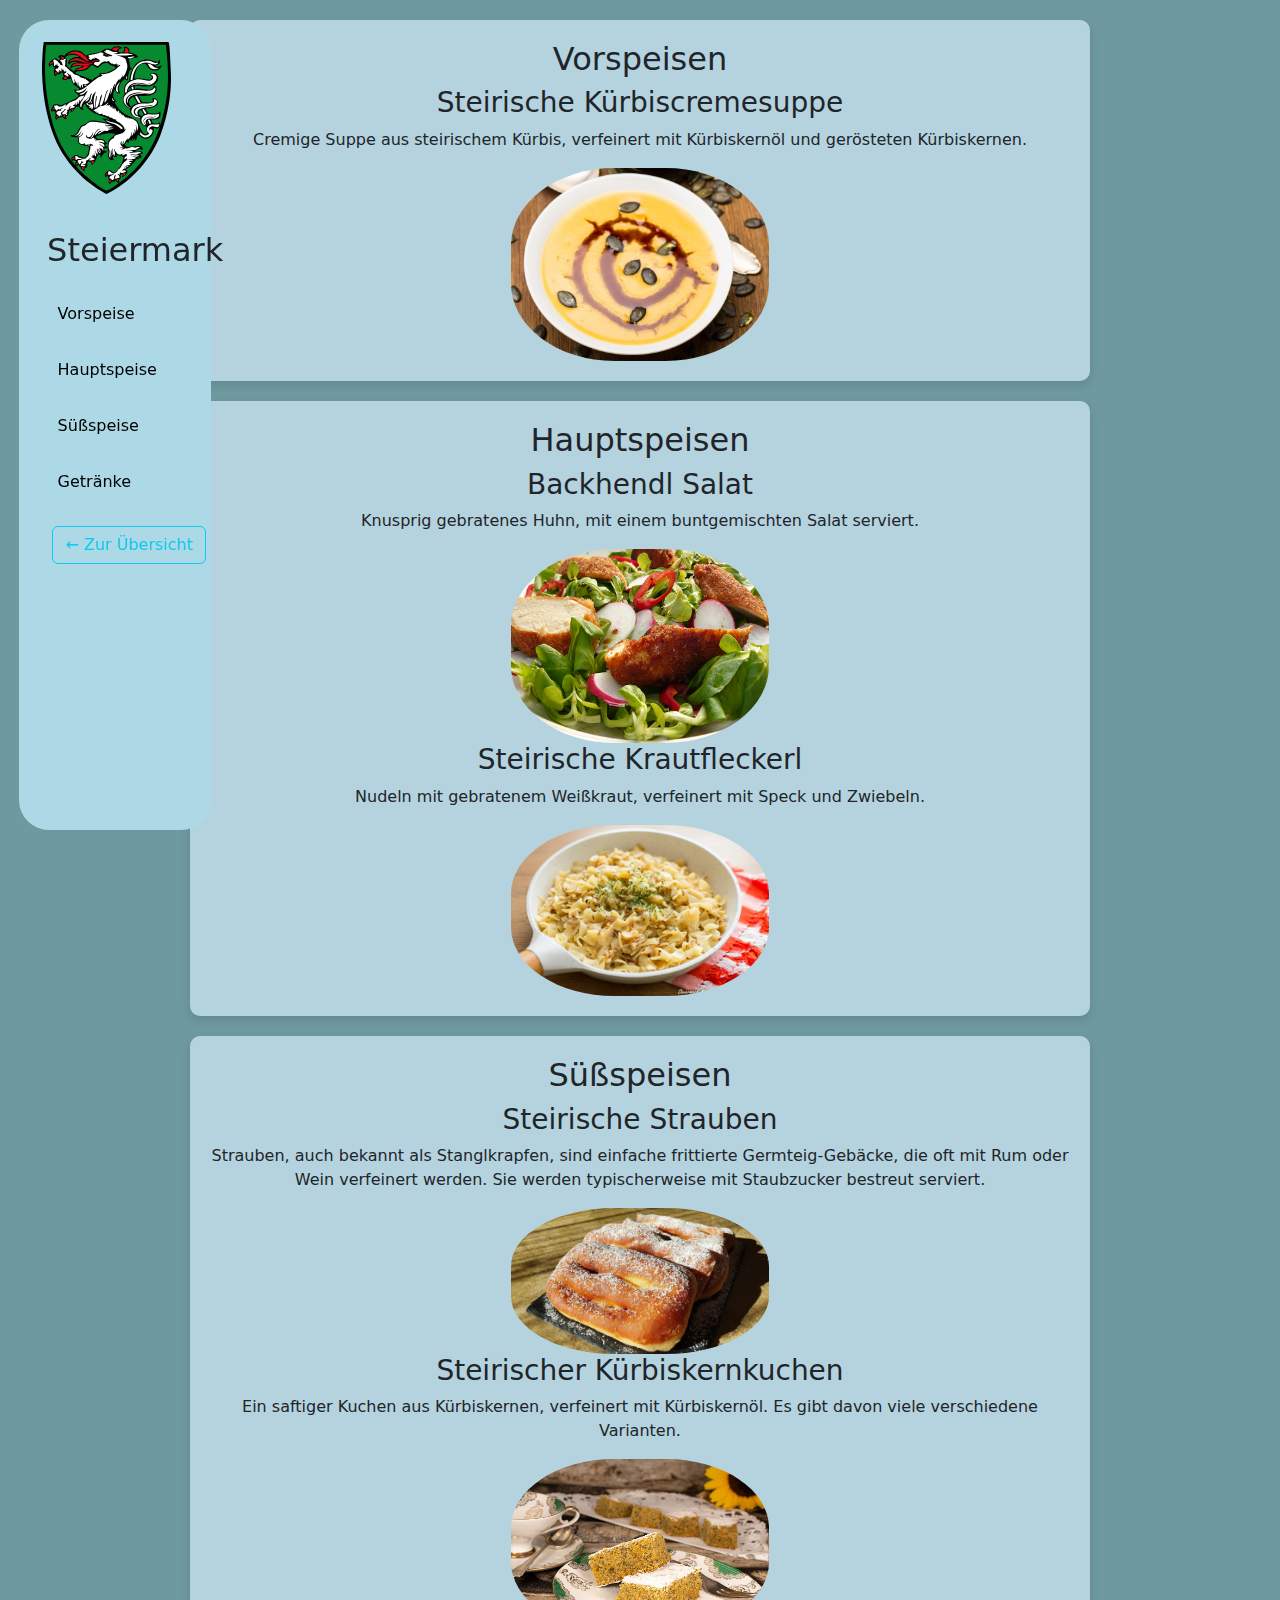
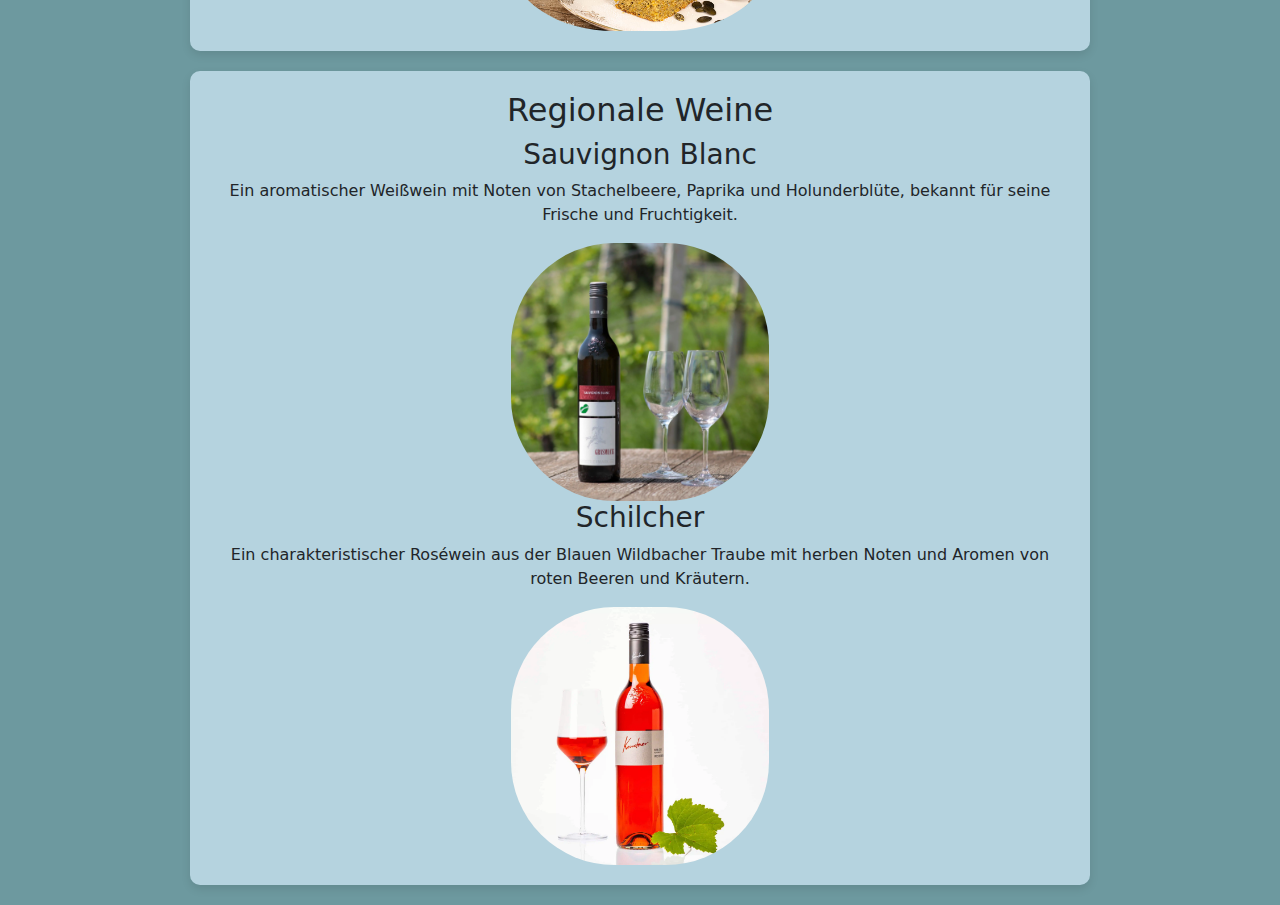
<file: Steiermark/steiermark.html>
<!DOCTYPE html>
<html lang="en">
<head>
    <meta charset="UTF-8">
    <title>Steiermark</title>
    <link type="text/css" href="../bundesland.css" rel="stylesheet" />
    <link href="https://cdn.jsdelivr.net/npm/bootstrap@5.3.0/dist/css/bootstrap.min.css" rel="stylesheet">
    <script src="https://cdn.jsdelivr.net/npm/bootstrap@5.3.0/dist/js/bootstrap.bundle.min.js"></script>
</head>
<body style="background: rgba(50,112,120,0.71);">
<nav>
    <img src="wappen.svg" alt="Wappen">
    <h2 style="margin: 12%;">Steiermark</h2>
    <p><a href="#vorspeise">Vorspeise</a></p>
    <p><a href="#hauptspeise">Hauptspeise</a></p>
    <p><a href="#suesspeise">Süßspeise</a></p>
    <p><a href="#extra">Getränke</a></p>
    <a href="../index.html"><button type="button" class="btn btn-outline-info">← Zur Übersicht</button></a>
</nav>
<section id="vorspeise">
    <h2>Vorspeisen</h2>
    <div>
        <h3>Steirische Kürbiscremesuppe</h3>
        <p>Cremige Suppe aus steirischem Kürbis, verfeinert mit Kürbiskernöl und gerösteten Kürbiskernen.</p>
        <img src="steirische_kuerbiscremesuppe.jpg" alt="Steirische Kürbiscremesuppe">
    </div>
</section>
<section id="hauptspeise">
    <h2>Hauptspeisen</h2>
    <div>
        <h3>Backhendl Salat</h3>
        <p>Knusprig gebratenes Huhn, mit einem buntgemischten Salat serviert.</p>
        <img src="backhendl_salat.jpg" alt="Backhendl Salat">
    </div>
    <div>
        <h3>Steirische Krautfleckerl</h3>
        <p>Nudeln mit gebratenem Weißkraut, verfeinert mit Speck und Zwiebeln.</p>
        <img src="krautfleckerln.jpg" alt="Steirische Krautfleckerl">
    </div>
</section>
<section id="suesspeise">
    <h2>Süßspeisen</h2>
    <div>
        <h3>Steirische Strauben</h3>
        <p>Strauben, auch bekannt als Stanglkrapfen, sind einfache frittierte Germteig-Gebäcke, die oft mit Rum oder Wein verfeinert werden. Sie werden typischerweise mit Staubzucker bestreut serviert.</p>
        <img src="strauben.jpg" alt="Steirische Strauben">
    </div>
    <div>
        <h3>Steirischer Kürbiskernkuchen</h3>
        <p>Ein saftiger Kuchen aus Kürbiskernen, verfeinert mit Kürbiskernöl. Es gibt davon viele verschiedene Varianten.</p>
        <img src="steirischer_kürbiskernkuchen.jpg" alt="Steirischer Kürbiskernkuchen">
    </div>
</section>
<section id="extra">
    <h2>Regionale Weine</h2>
    <div>
        <h3>Sauvignon Blanc</h3>
        <p>Ein aromatischer Weißwein mit Noten von Stachelbeere, Paprika und Holunderblüte, bekannt für seine Frische und Fruchtigkeit.</p>
        <img src="sauvignon_blanc.webp" alt="Sauvignon Blanc">
    </div>
    <div>
        <h3>Schilcher</h3>
        <p>Ein charakteristischer Roséwein aus der Blauen Wildbacher Traube mit herben Noten und Aromen von roten Beeren und Kräutern.</p>
        <img src="schilcher.webp" alt="Schilcher">
    </div>
</section>
</body>
</html>
</file>
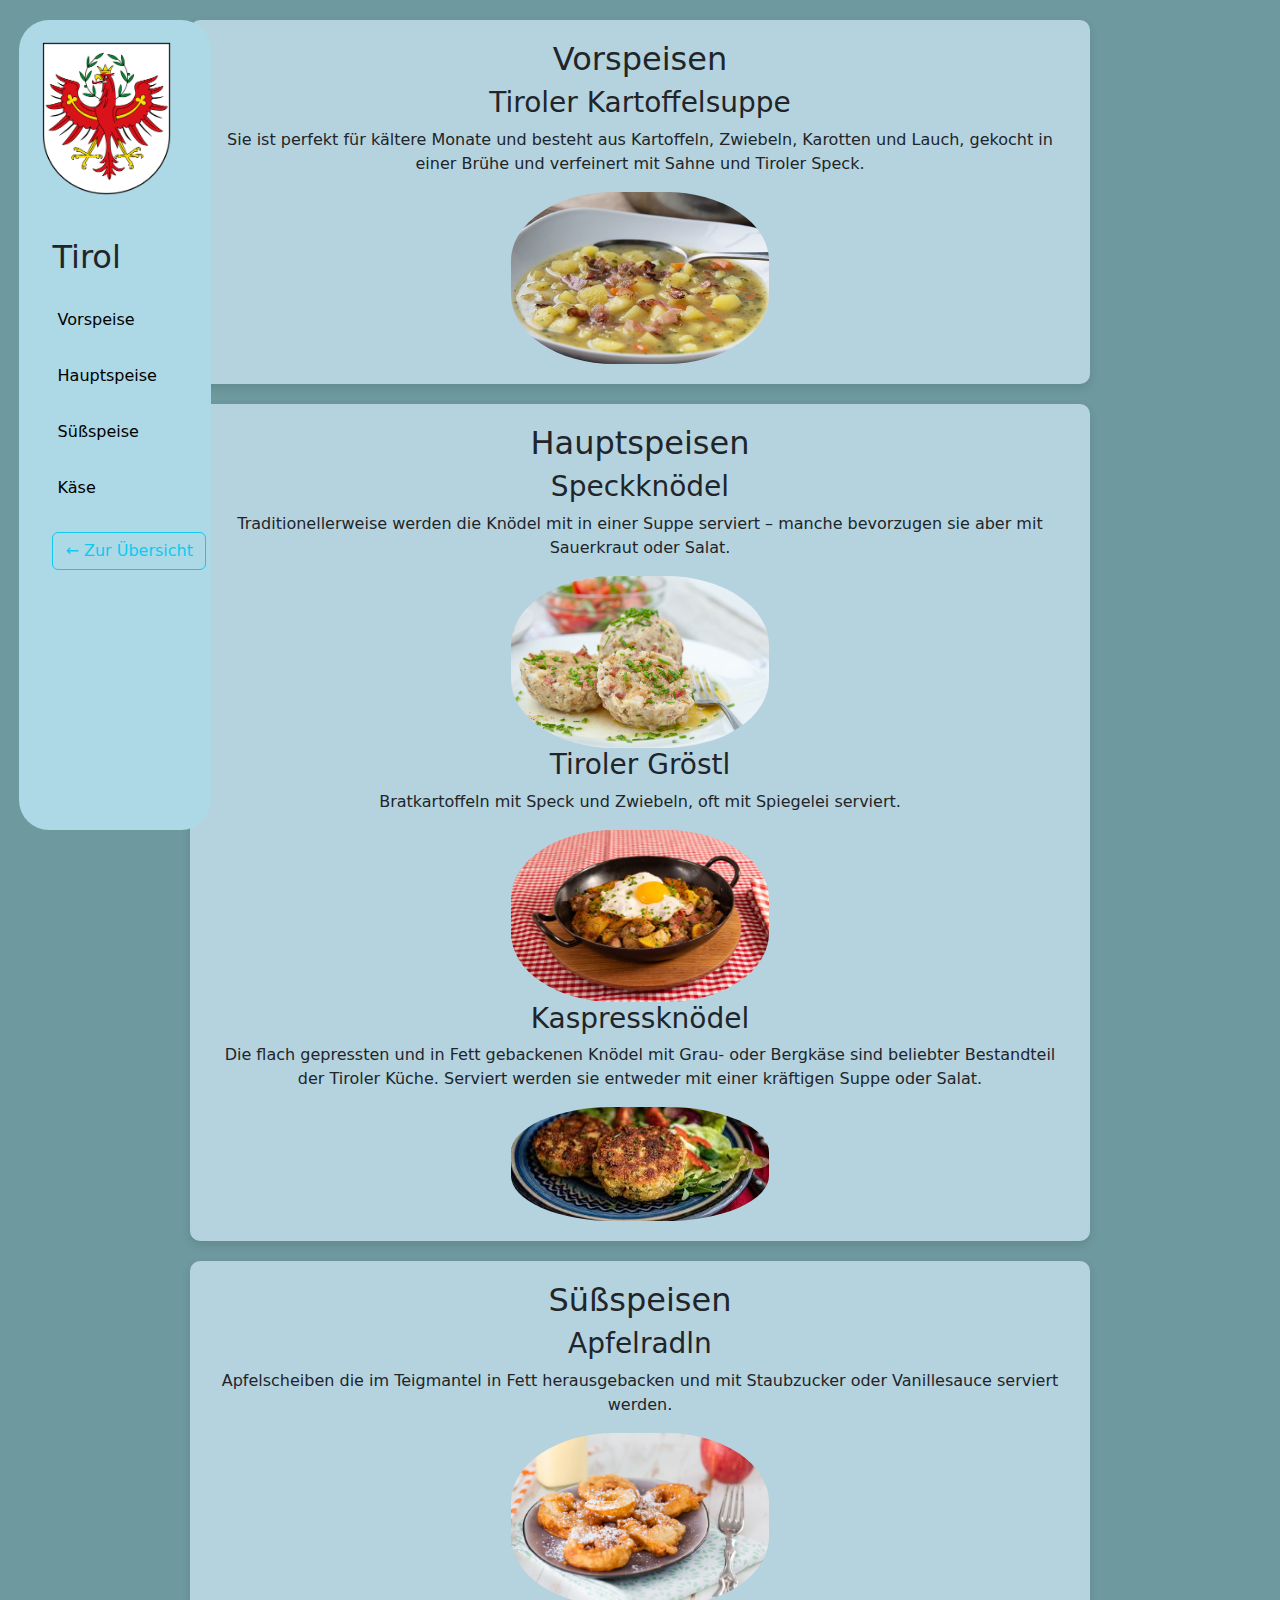
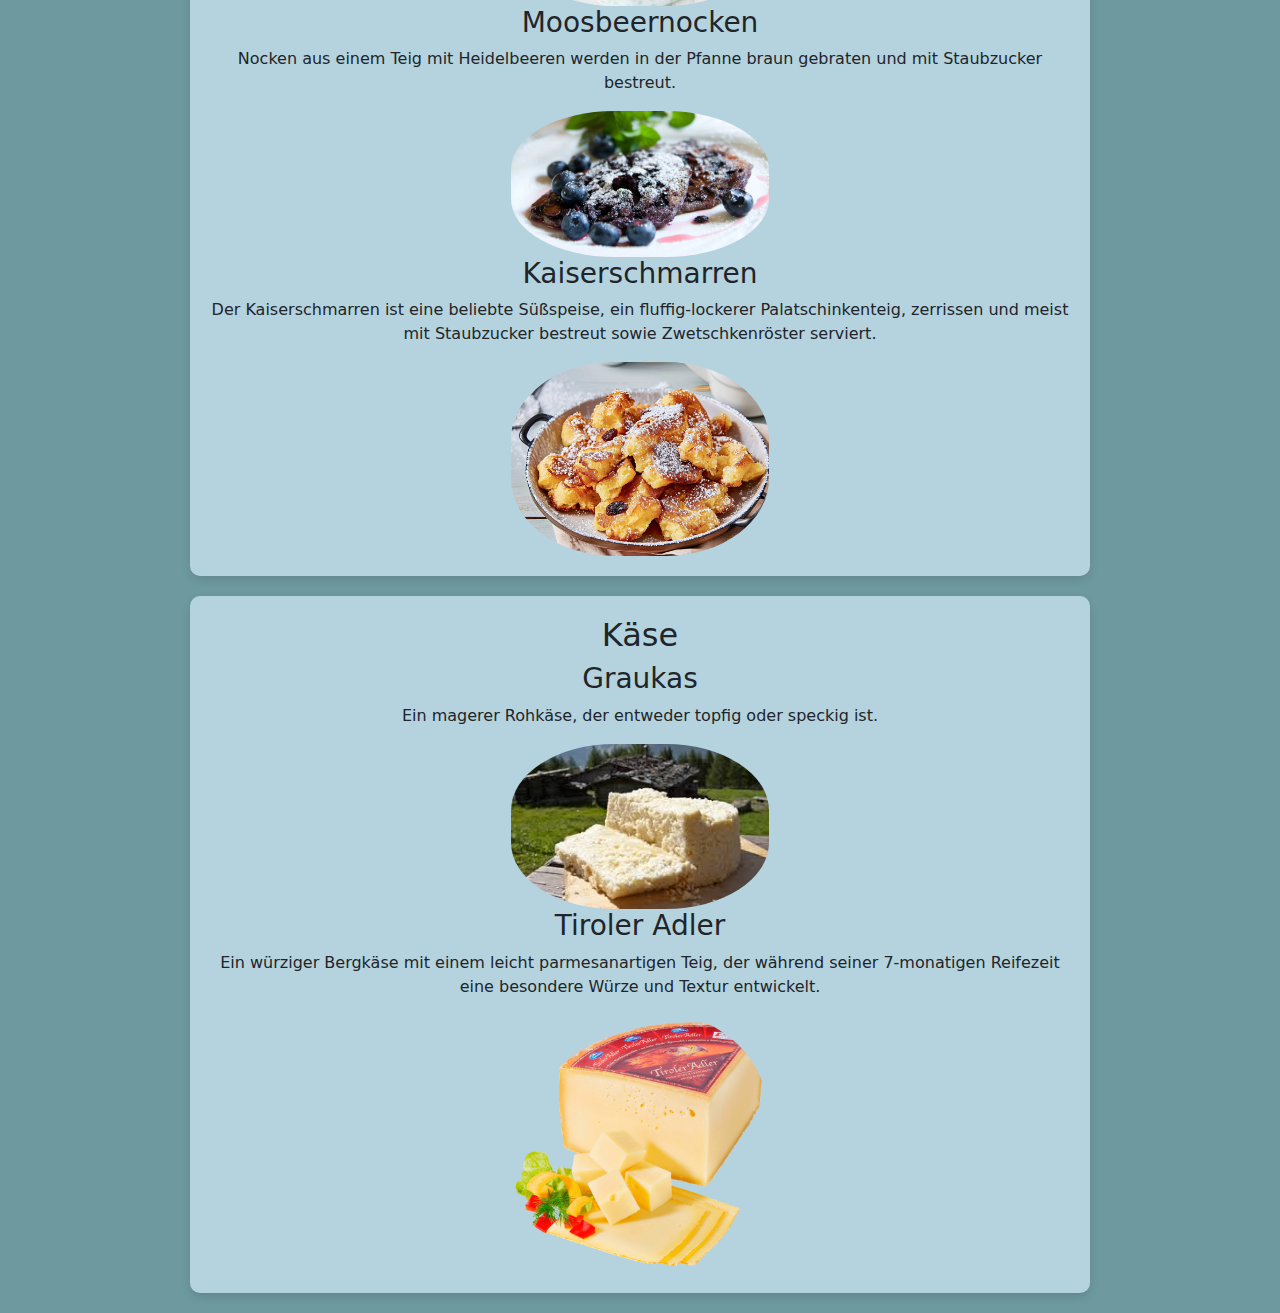
<file: Tirol/tirol.html>
<!DOCTYPE html>
<html lang="en">
<head>
    <meta charset="UTF-8">
    <title>Tirol</title>
    <meta name="viewport" content="width=device-width, initial-scale=1.0">
    <link type="text/css" href="../bundesland.css" rel="stylesheet" />
    <link href="https://cdn.jsdelivr.net/npm/bootstrap@5.3.0/dist/css/bootstrap.min.css" rel="stylesheet">
    <script src="https://cdn.jsdelivr.net/npm/bootstrap@5.3.0/dist/js/bootstrap.bundle.min.js"></script>
</head>
<body style="background: rgba(50,112,120,0.71);">
<nav>
    <img src="wappen.png" alt="Wappen">
    <h2 style="margin: 15%;">Tirol</h2>
    <p><a href="#vorspeise">Vorspeise</a></p>
    <p><a href="#hauptspeise">Hauptspeise</a></p>
    <p><a href="#suesspeise">Süßspeise</a></p>
    <p><a href="#extra">Käse</a></p>
    <a href="../index.html"><button type="button" class="btn btn-outline-info">← Zur Übersicht</button></a>
</nav>
<section id="vorspeise">
    <h2>Vorspeisen</h2>
    <div>
        <h3>Tiroler Kartoffelsuppe</h3>
        <p>Sie ist perfekt für kältere Monate und besteht aus Kartoffeln, Zwiebeln, Karotten und Lauch, gekocht in einer Brühe und verfeinert mit Sahne und Tiroler Speck.</p>
        <img src="tiroler_kartoffelsuppe.jpg" alt="Tiroler Kartoffelsuppe">
    </div>
</section>
<section id="hauptspeise">
    <h2>Hauptspeisen</h2>
    <div>
        <h3>Speckknödel</h3>
        <p>Traditionellerweise werden die Knödel mit in einer Suppe serviert – manche bevorzugen sie aber mit Sauerkraut oder Salat.</p>
        <img src="speckknödel.jpg" alt="Speckknödel">
    </div>
    <div>
        <h3>Tiroler Gröstl</h3>
        <p>Bratkartoffeln mit Speck und Zwiebeln, oft mit Spiegelei serviert.</p>
        <img src="tiroler_groestl.jpg" alt="Tiroler Gröstl">
    </div>
    <div>
        <h3>Kaspressknödel</h3>
        <p>Die flach gepressten und in Fett gebackenen Knödel mit Grau- oder Bergkäse sind beliebter Bestandteil der Tiroler Küche. Serviert werden sie entweder mit einer kräftigen Suppe oder Salat.</p>
        <img src="kaspressknödel.jpg" alt="Kaspressknödel">
    </div>
</section>
<section id="suesspeise">
    <h2>Süßspeisen</h2>
    <div>
        <h3>Apfelradln</h3>
        <p> Apfelscheiben die im Teigmantel in Fett herausgebacken und mit Staubzucker oder Vanillesauce serviert werden.</p>
        <img src="apfelradl.jpg" alt="Apfelradln">
    </div>
    <div>
        <h3>Moosbeernocken</h3>
        <p> Nocken aus einem Teig mit Heidelbeeren werden in der Pfanne braun gebraten und mit Staubzucker bestreut.</p>
        <img src="moosbeernocken.webp" alt="Moosbeernocken">
    </div>
    <div>
        <h3>Kaiserschmarren</h3>
        <p>Der Kaiserschmarren ist eine beliebte Süßspeise, ein fluffig-lockerer Palatschinkenteig, zerrissen und meist mit Staubzucker bestreut sowie Zwetschkenröster serviert.</p>
        <img src="kaiserschmarren.webp" alt="Kaiserschmarren">
    </div>
</section>
<section id="extra">
    <h2>Käse</h2>
    <div>
        <h3>Graukas</h3>
        <p>Ein magerer Rohkäse, der entweder topfig oder speckig ist.</p>
        <img src="graukas.jpg" alt="Graukas">
    </div>
    <div>
        <h3>Tiroler Adler</h3>
        <p>Ein würziger Bergkäse mit einem leicht parmesanartigen Teig, der während seiner 7-monatigen Reifezeit eine besondere Würze und Textur entwickelt.</p>
        <img src="adler.png" alt="Tiroler Adler">
    </div>
</section>
</body>
</html>
</file>
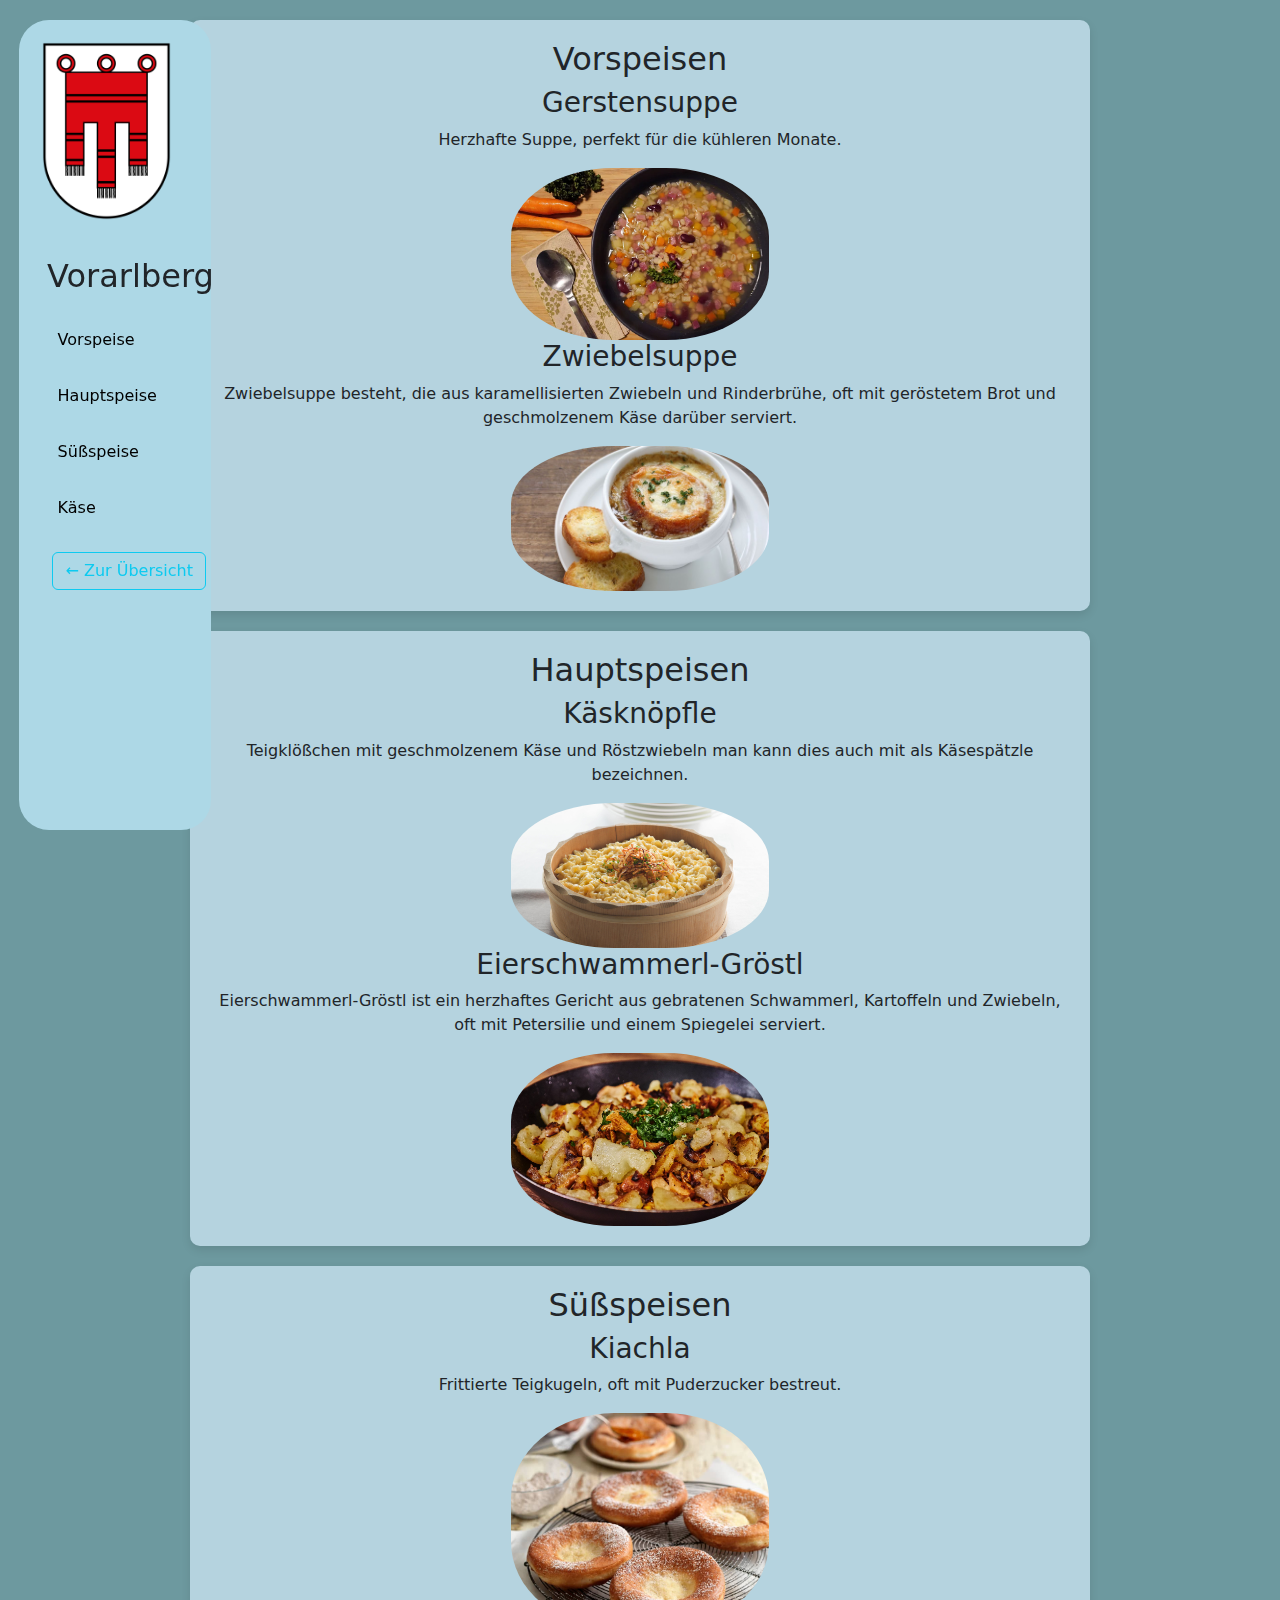
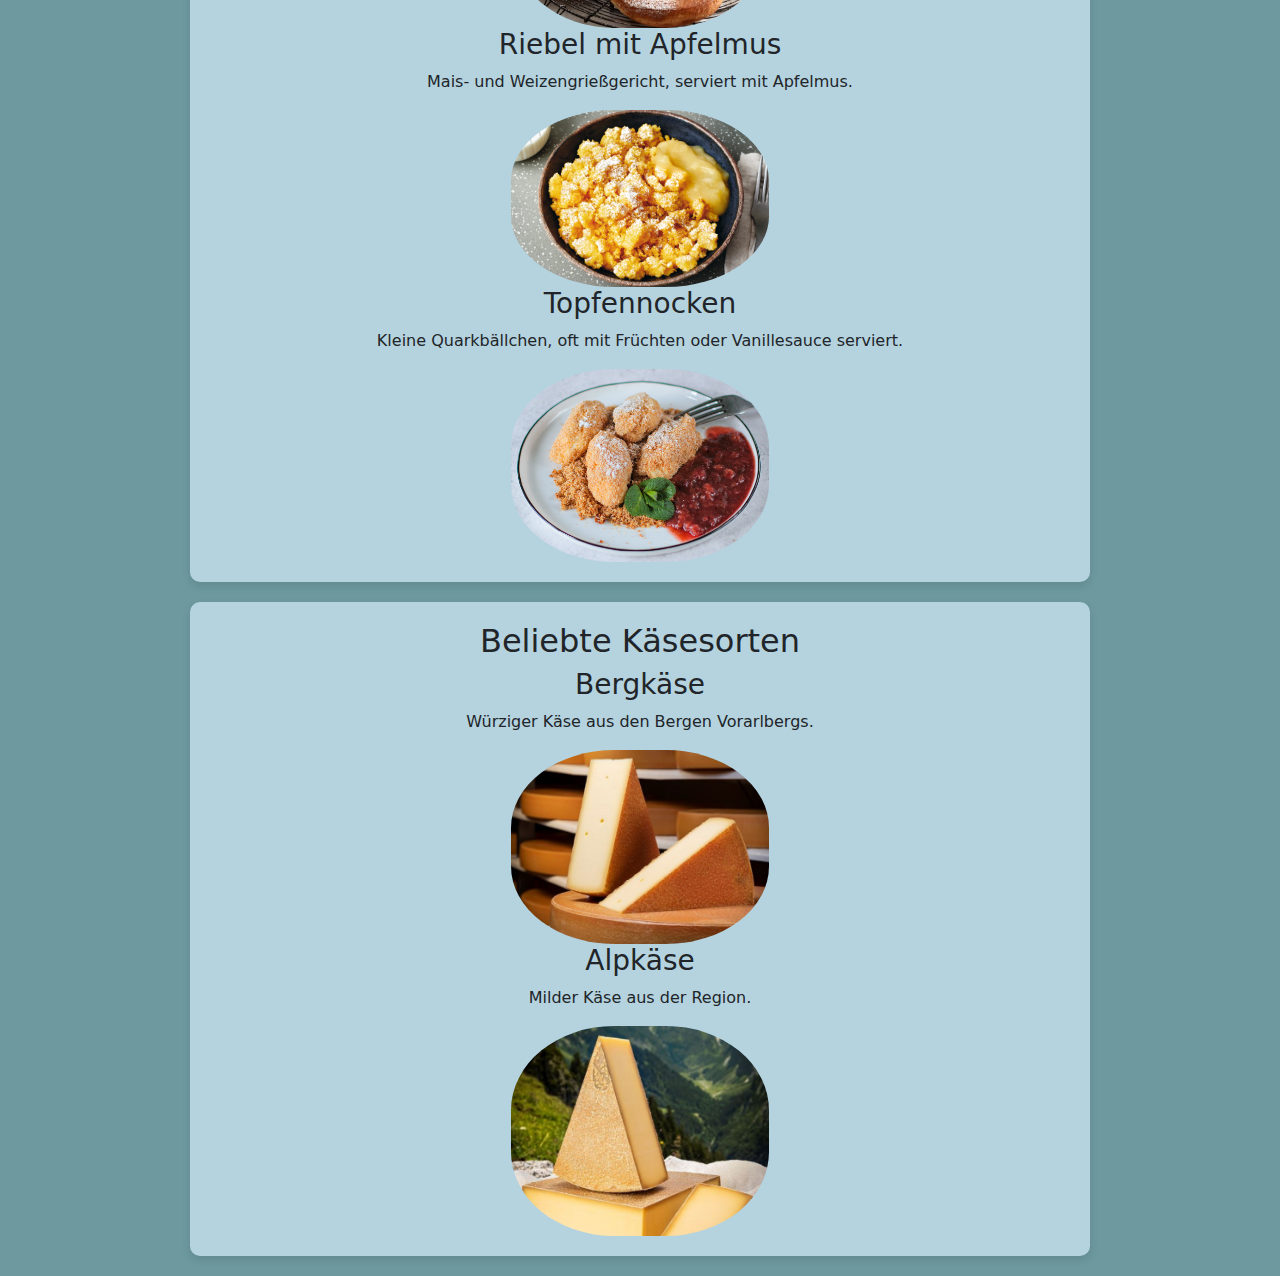
<file: Voralberg/voralberg.html>
<!DOCTYPE html>
<html lang="en">
<head>
    <meta charset="UTF-8">
    <title>Voralberg</title>
    <link rel="stylesheet" href="../bundesland.css">
    <link href="https://cdn.jsdelivr.net/npm/bootstrap@5.3.0/dist/css/bootstrap.min.css" rel="stylesheet">
    <script src="https://cdn.jsdelivr.net/npm/bootstrap@5.3.0/dist/js/bootstrap.bundle.min.js"></script>
    </head>
<body style="background: rgba(50,112,120,0.71);">
<nav>
    <img src="wappen.png" alt="Wappen">
    <h2 style="margin: 12%;">Vorarlberg</h2>
    <p><a href="#vorspeise">Vorspeise</a></p>
    <p><a href="#hauptspeise">Hauptspeise</a></p>
    <p><a href="#suesspeise">Süßspeise</a></p>
    <p><a href="#extra">Käse</a></p>
    <a href="../index.html"><button type="button" class="btn btn-outline-info">← Zur Übersicht</button></a>
</nav>
    <section id="vorspeise">
        <h2>Vorspeisen</h2>
        <div>
            <h3>Gerstensuppe</h3>
            <p>Herzhafte Suppe, perfekt für die kühleren Monate.</p>
            <img src="gerstensuppe.webp" alt="Gerstensuppe">
        </div>
        <div>
            <h3>Zwiebelsuppe</h3>
            <p>Zwiebelsuppe besteht, die aus karamellisierten Zwiebeln und Rinderbrühe, oft mit geröstetem Brot und geschmolzenem Käse darüber serviert.</p>
            <img src="zwiebelsuppe.avif" alt="Zweibesuppe">
        </div>
    </section>
    <section id="hauptspeise">
        <h2>Hauptspeisen</h2>
        <div>
            <h3>Käsknöpfle</h3>
            <p>Teigklößchen mit geschmolzenem Käse und Röstzwiebeln man kann dies auch mit als Käsespätzle bezeichnen.</p>
            <img src="kasknoepfle.jpg" alt="Käsknöpfle">
        </div>
        <div>
            <h3>Eierschwammerl-Gröstl</h3>
            <p>Eierschwammerl-Gröstl ist ein herzhaftes Gericht aus gebratenen Schwammerl, Kartoffeln und Zwiebeln, oft mit Petersilie und einem Spiegelei serviert.</p>
            <img src="eierschwammerl-groestl.jpg" alt="Eierschwammerl-Gröstl">
        </div>
    </section>
    <section id="suesspeise">
        <h2>Süßspeisen</h2>
        <div>
            <h3>Kiachla</h3>
            <p>Frittierte Teigkugeln, oft mit Puderzucker bestreut.</p>
            <img src="kiachla.jpg" alt="Kiachla">
        </div>
        <div>
            <h3>Riebel mit Apfelmus</h3>
            <p>Mais- und Weizengrießgericht, serviert mit Apfelmus.</p>
            <img src="riebel_mit_apfelmus.jpg" alt="Riebel mit Apfelmus">
        </div>
        <div>
            <h3>Topfennocken</h3>
            <p>Kleine Quarkbällchen, oft mit Früchten oder Vanillesauce serviert.</p>
            <img src="topfennocken.png" alt="Topfennocken">
        </div>
    </section>
    <section id="extra">
        <h2>Beliebte Käsesorten</h2>
        <div>
            <h3>Bergkäse</h3>
            <p>Würziger Käse aus den Bergen Vorarlbergs.</p>
            <img src="Bergkaese.jpg" alt="Bergkäse">
        </div>
        <div>
            <h3>Alpkäse</h3>
            <p>Milder Käse aus der Region.</p>
            <img src="alpkaese.jpg" alt="Alpkäse">
        </div>
    </section>
</body>
</html>
</file>
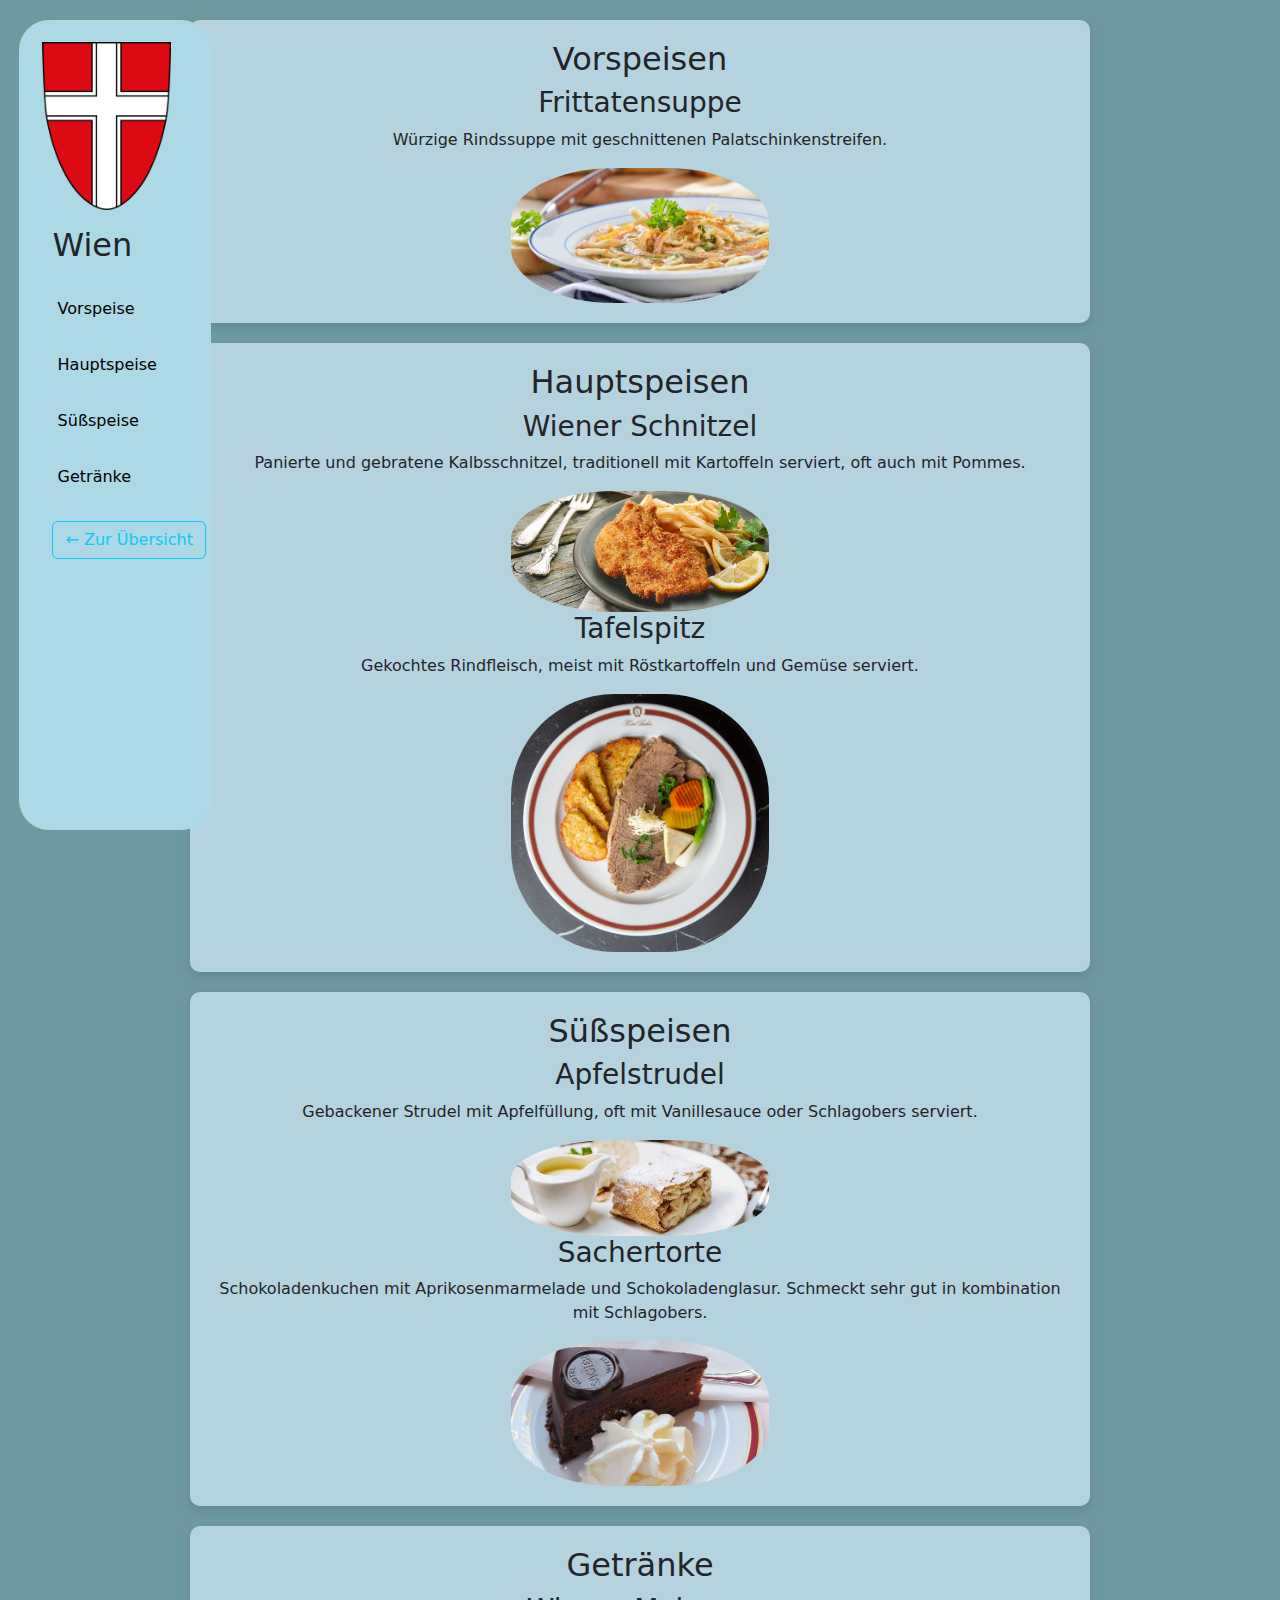
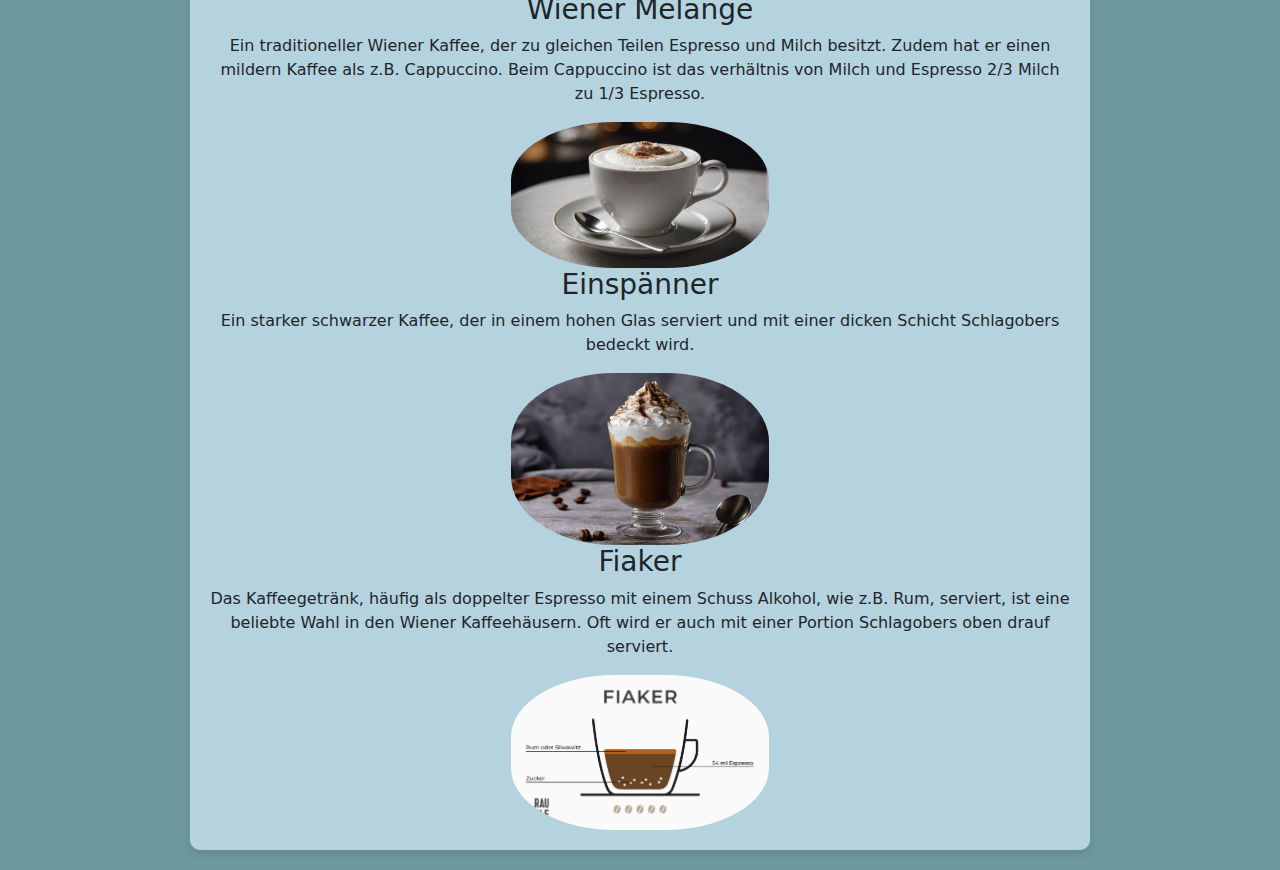
<file: Wien/wien.html>
<!DOCTYPE html>
<html lang="en">
<head>
    <meta charset="UTF-8">
    <title>Wien</title>
    <link type="text/css" href="../bundesland.css" rel="stylesheet" />
    <link href="https://cdn.jsdelivr.net/npm/bootstrap@5.3.0/dist/css/bootstrap.min.css" rel="stylesheet">
    <script src="https://cdn.jsdelivr.net/npm/bootstrap@5.3.0/dist/js/bootstrap.bundle.min.js"></script>
</head>
<body style="background: rgba(50,112,120,0.71);">
<nav>
    <img src="wappen.png" alt="Wappen">
    <h2 style="margin-left: 15%;">Wien</h2>
    <p><a href="#vorspeise">Vorspeise</a></p>
    <p><a href="#hauptspeise">Hauptspeise</a></p>
    <p><a href="#suesspeise">Süßspeise</a></p>
    <p><a href="#extra">Getränke</a></p>
    <a href="../index.html"><button type="button" class="btn btn-outline-info">← Zur Übersicht</button></a>
</nav>
<section id="vorspeise">
    <h2>Vorspeisen</h2>
    <div>
        <h3>Frittatensuppe</h3>
        <p>Würzige Rindssuppe mit geschnittenen Palatschinkenstreifen.</p>
        <img src="frittantensuppe.jpg" alt="Frittatensuppe">
    </div>
</section>
<section id="hauptspeise">
    <h2>Hauptspeisen</h2>
    <div>
        <h3>Wiener Schnitzel</h3>
        <p>Panierte und gebratene Kalbsschnitzel, traditionell mit Kartoffeln serviert, oft auch mit Pommes.</p>
        <img src="wiener_schnitzel.jpeg" alt="Wiener Schnitzel">
    </div>
    <div>
        <h3>Tafelspitz</h3>
        <p>Gekochtes Rindfleisch, meist mit Röstkartoffeln und Gemüse serviert.</p>
        <img src="tafelspitz.jpg" alt="Tafelspitz">
    </div>
</section>
<section id="suesspeise">
    <h2>Süßspeisen</h2>
    <div>
        <h3>Apfelstrudel</h3>
        <p>Gebackener Strudel mit Apfelfüllung, oft mit Vanillesauce oder Schlagobers serviert.</p>
        <img src="apfelstrudel.webp" alt="Apfelstrudel">
    </div>
    <div>
        <h3>Sachertorte</h3>
        <p>Schokoladenkuchen mit Aprikosenmarmelade und Schokoladenglasur. Schmeckt sehr gut in kombination mit Schlagobers.</p>
        <img src="sachertorte.avif" alt="Sachertorte">
    </div>
</section>
<section id="extra">
    <h2>Getränke</h2>
    <div>
        <h3>Wiener Melange</h3>
        <p>Ein traditioneller Wiener Kaffee, der zu gleichen Teilen Espresso und Milch besitzt. Zudem hat er einen mildern Kaffee als z.B. Cappuccino. Beim Cappuccino ist das verhältnis von Milch und Espresso 2/3 Milch zu 1/3 Espresso.</p>
        <img src="wiener_melange.webp" alt="Wiener Melange">
    </div>
    <div>
        <h3>Einspänner</h3>
        <p>Ein starker schwarzer Kaffee, der in einem hohen Glas serviert und mit einer dicken Schicht Schlagobers bedeckt wird.</p>
        <img src="Einspänner.jpg" alt="Einspänner">
    </div>
    <div>
        <h3>Fiaker</h3>
        <p>Das Kaffeegetränk, häufig als doppelter Espresso mit einem Schuss Alkohol, wie z.B. Rum, serviert, ist eine beliebte Wahl in den Wiener Kaffeehäusern. Oft wird er auch mit einer Portion Schlagobers oben drauf serviert.</p>
        <img src="fiaker.png" alt="Fiaker">
    </div>
</section>
</body>
</html>
</file>
<file: style.css>
/*Karte*/
.map-container {
    position: relative;
    width: 90%;
    margin: auto;
}
.map-container img {
    width: 100%;
    height: auto;
}
.map-overlay {
    position: absolute;
    top: 0;
    left: 0;
    width: 100%;
    height: 100%;
}

.region {
    opacity: 0;
    fill: black;
    cursor: pointer;
    stroke-width: 3;
}

.region:hover {
    opacity: 1;
    fill: rgba(255, 0, 0, 0.7);
}

.back_to_home{
    position: absolute;
    top: 10%;
    left: 5%;
    z-index: 1;
    font-family: 'Playfair Display', sans-serif;
}

.back_to_home a{
    color: black;
    font-size: 20px;
    text-decoration: none;
}

.back_to_home:hover{
    text-decoration: underline;
}

body{
    background: lightgray;
}


/* Flagge */
.flag-container {
    position: relative;
    width: 100%;
    height: 97vh;
    display: flex;
    justify-content: center;
    align-items: center;
}

.flag {
    width: 100%;
    height: 100%;
    display: flex;
    flex-wrap: wrap;
    position: absolute;
    z-index: -1;
    opacity: 0.8;
    background: linear-gradient(to bottom,
    hsl(357.5deg 57.14% 49.41%) 0% 33.3%,
    hsl(0, 8%, 95%) 0% 66.37%,
    hsl(357.5deg 57.14% 49.41%) 0% 100%);
}


/* Text */
.text {
    position: absolute;
    top: 50%;
    left: 50%;
    transform: translate(-50%, -50%);
    font-size: 60px;
    font-weight: bold;
    color: white;
    text-align: center;
    font-family: 'Playfair Display', serif;
    text-shadow: 2px 2px 4px rgba(0, 0, 0, 0.5);
    opacity: 0;
    animation: fadeIn 2s forwards;
}

@keyframes fadeIn {
    from {
        opacity: 0;
        transform: translate(-50%, -40%);
    }
    to {
        opacity: 1;
        transform: translate(-50%, -50%);
    }
}

.text h1 {
    margin-bottom: 20px;
    margin-top: 7%;
    padding: 1rem;
}

/* Button */
.button {
    padding: 15px 30px;
    background-color: #e60000;
    color: white;
    font-size: 18px;
    text-decoration: none;
    border-radius: 50px;
    border: 2px solid #e60000;
    transition: all 0.3s ease;
}

.button:hover {
    background-color: white;
    color: #e60000;
    border-color: #e60000;
    box-shadow: 0 4px 10px rgba(0, 0, 0, 0.2);
}

.text p {
    margin-top: 20px;
    text-decoration: none;
}
</file>
<file: bundesland.css>
section img{
    border-radius: 40%;
    margin-bottom: 15px;
}

section{
    background-color: rgba(196, 223, 236, 0.83);
    padding: 20px;
    max-width: 900px;
    margin: 20px auto;
    border-radius: 10px;
    text-align: center;
    box-shadow: 0 4px 10px rgba(0, 0, 0, 0.1);
    overflow: hidden;
    transition: transform 0.3s, box-shadow 0.3s;
    animation: fadeInUp 0.6s ease-out;
}

section:hover {
    transform: scale(1.03);
    box-shadow: 0 6px 15px rgba(0, 0, 0, 0.2);
}


.hover-container {
    position: relative;
    width: 100%;
}

div img {
    height: auto;
    width: 30%;
    margin: 0 auto;
    transition: transform 1000ms, width 1000ms, margin 1000ms, opacity 1000ms;
    display: block;
}


nav{
    position: fixed;
    width: 15%;
    height: 90%;
    background: lightblue;
    border-radius: 30px;
    margin-left: 1.5%;
    padding: 0.5%;
    transition: opacity 0.7s ease-in-out;
}

nav p{
    margin: 2rem;
    text-decoration: none;
}

nav p:hover,nav span:hover{
    transform: scale(1.03);
    font-weight: bold;
}

p a, span a{
    text-decoration: none;
    color: black;
}

nav img  {
    width: 90%;
    height: auto;
    padding: 1rem;
}


nav > a{
    margin: 15%;
}

nav span{
    margin-top: 9%;
    margin-left: 15%;
    display: block;
}
</file>
